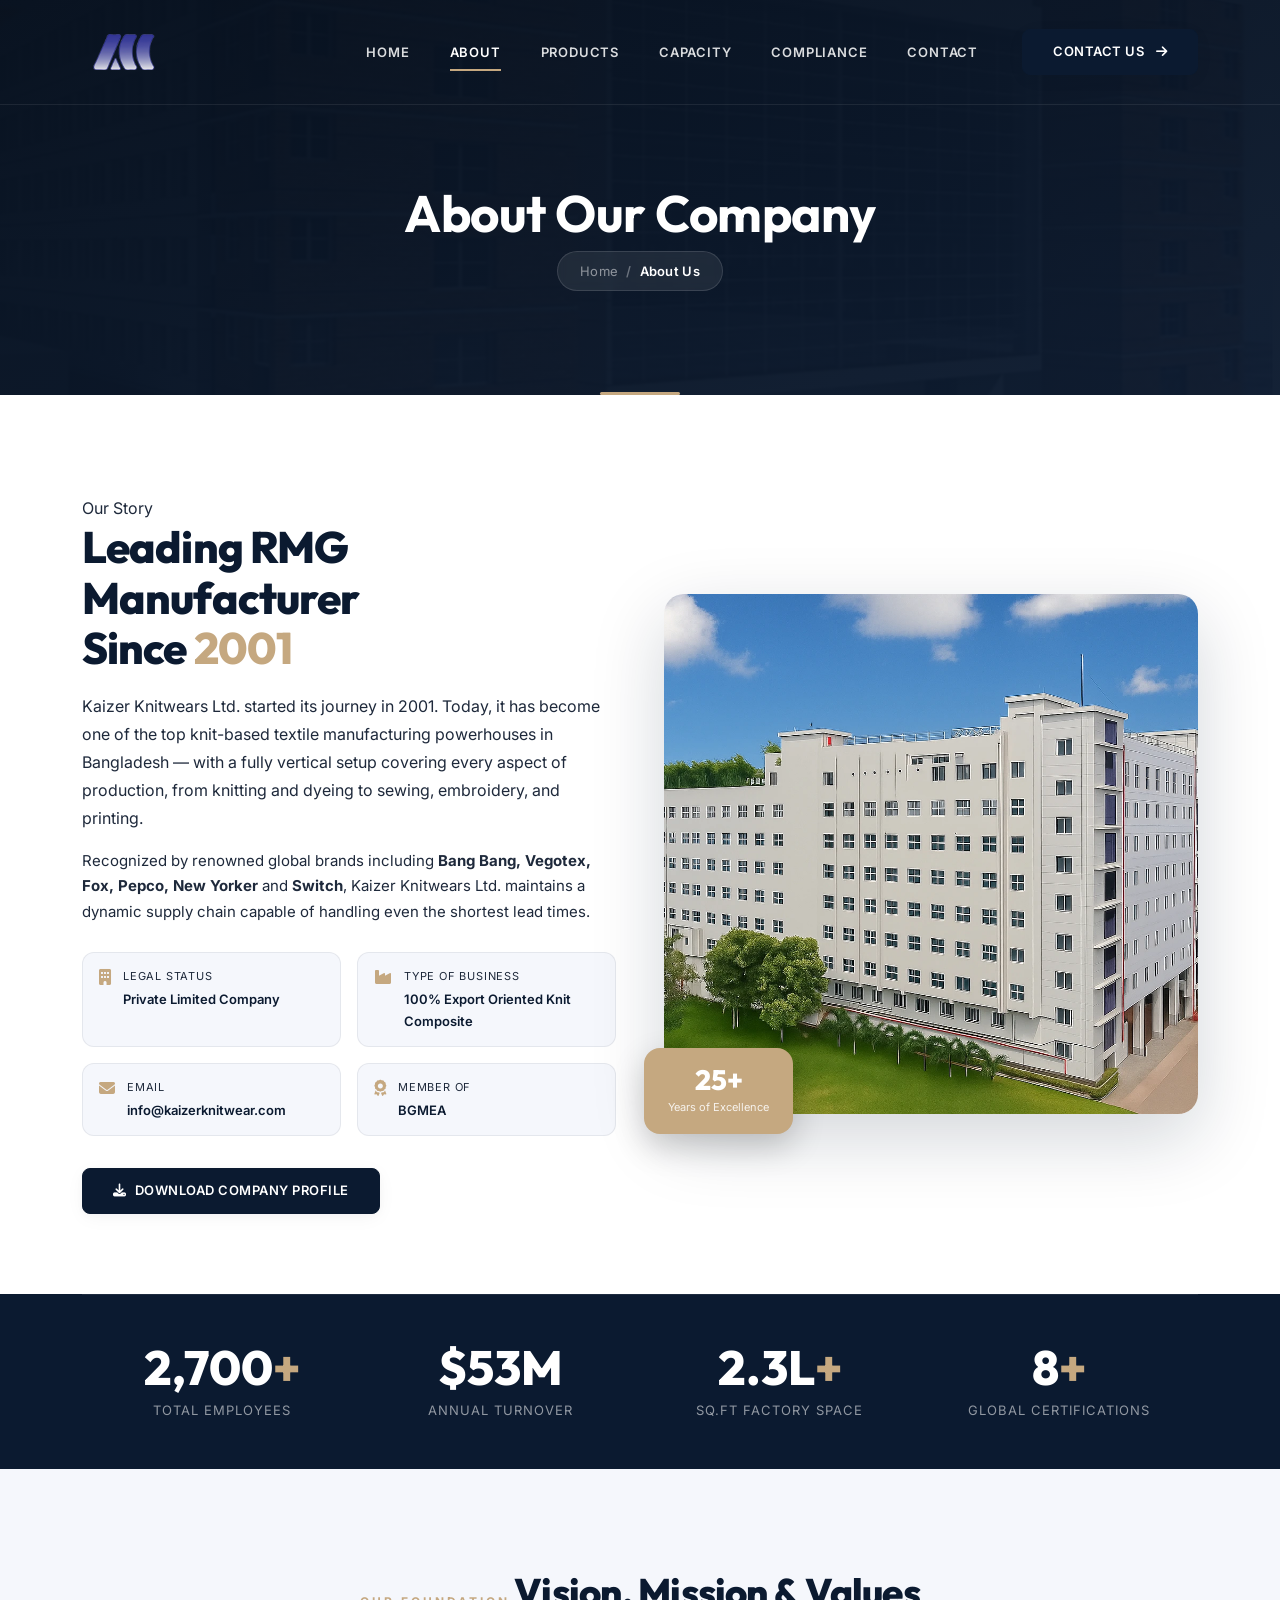
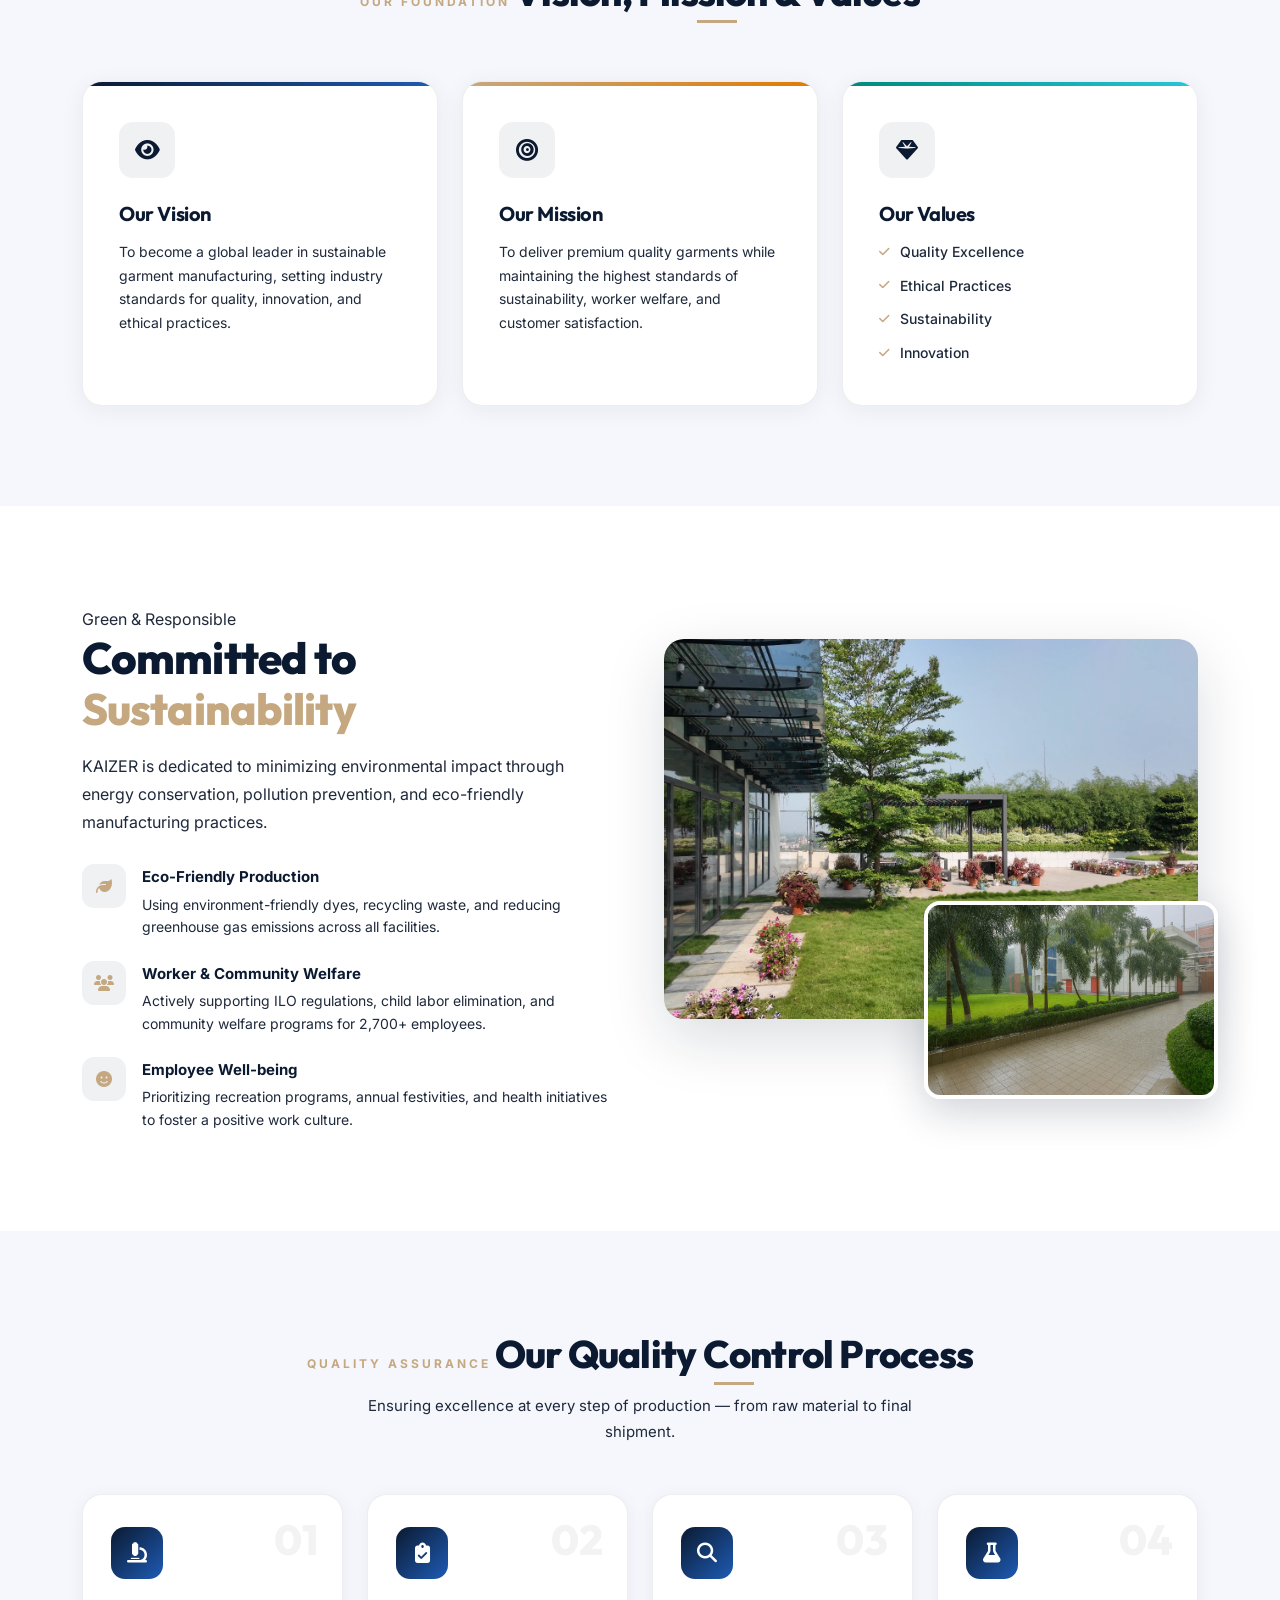
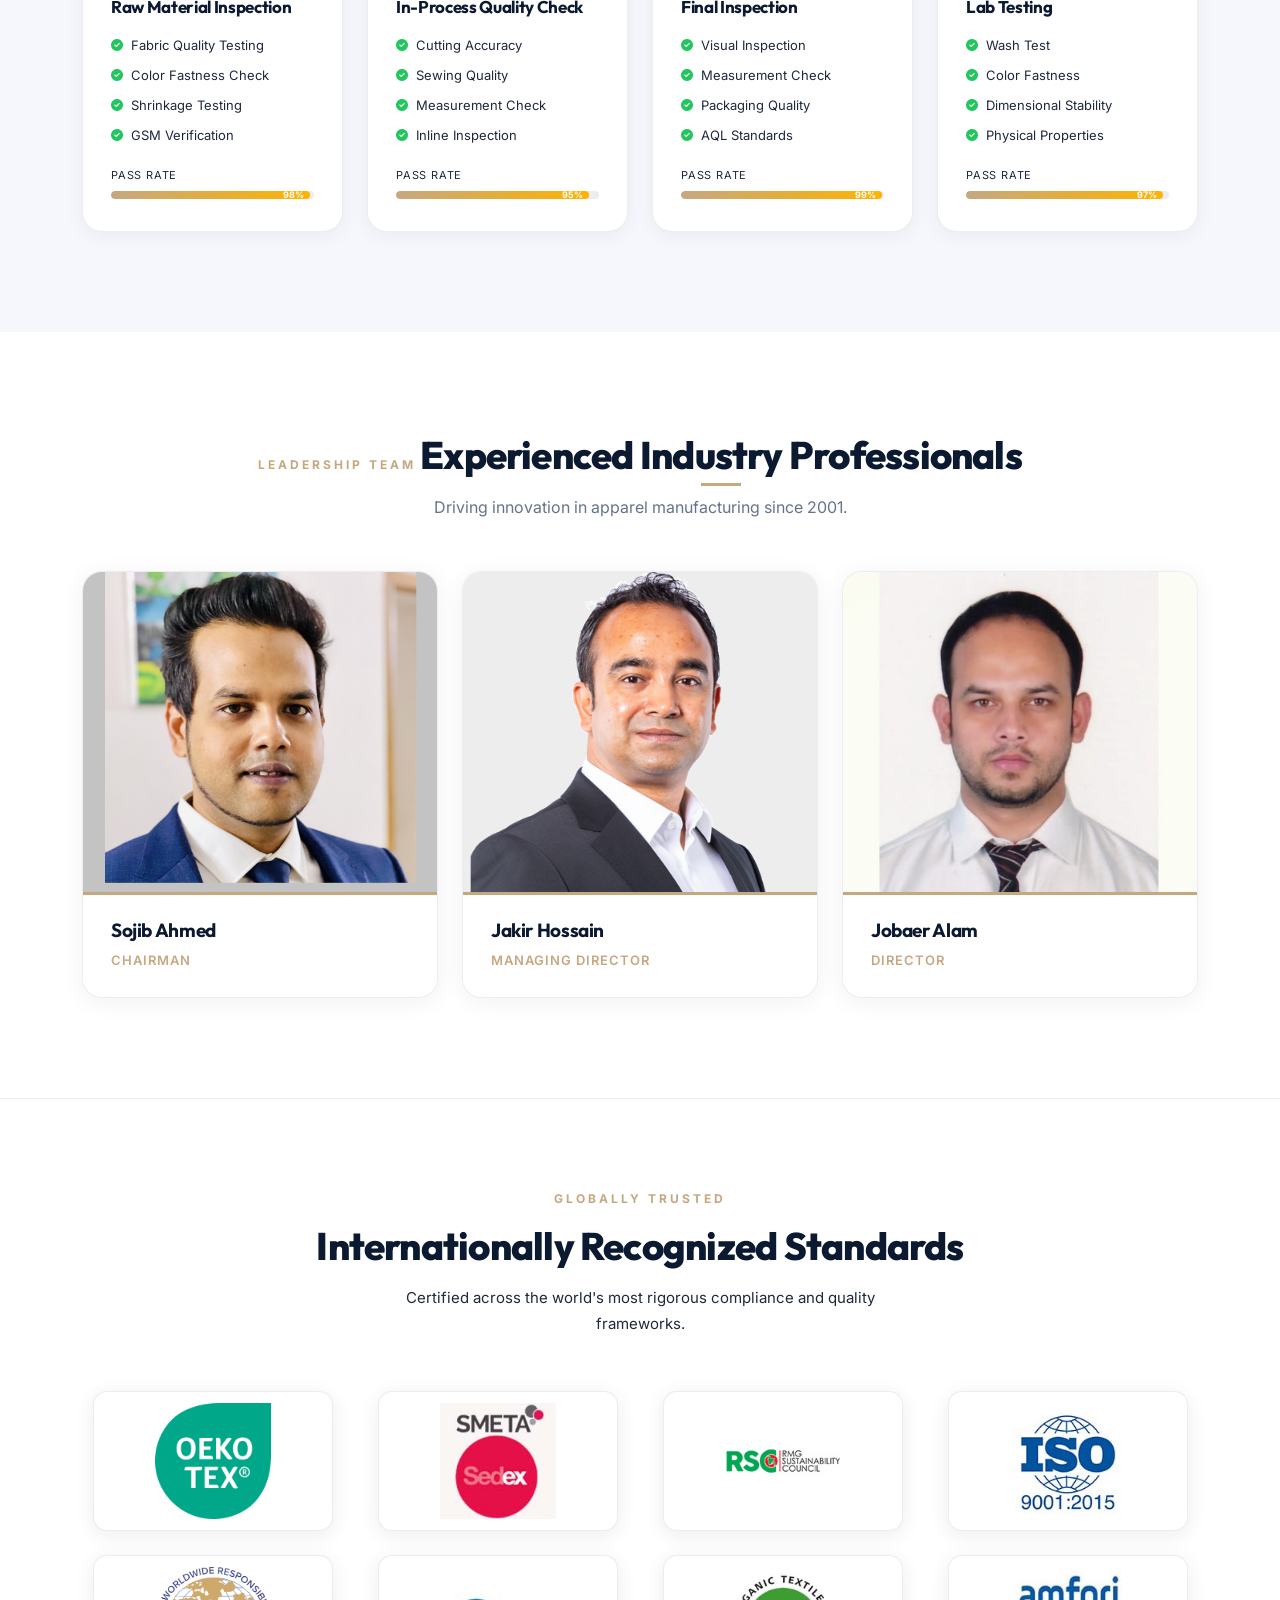
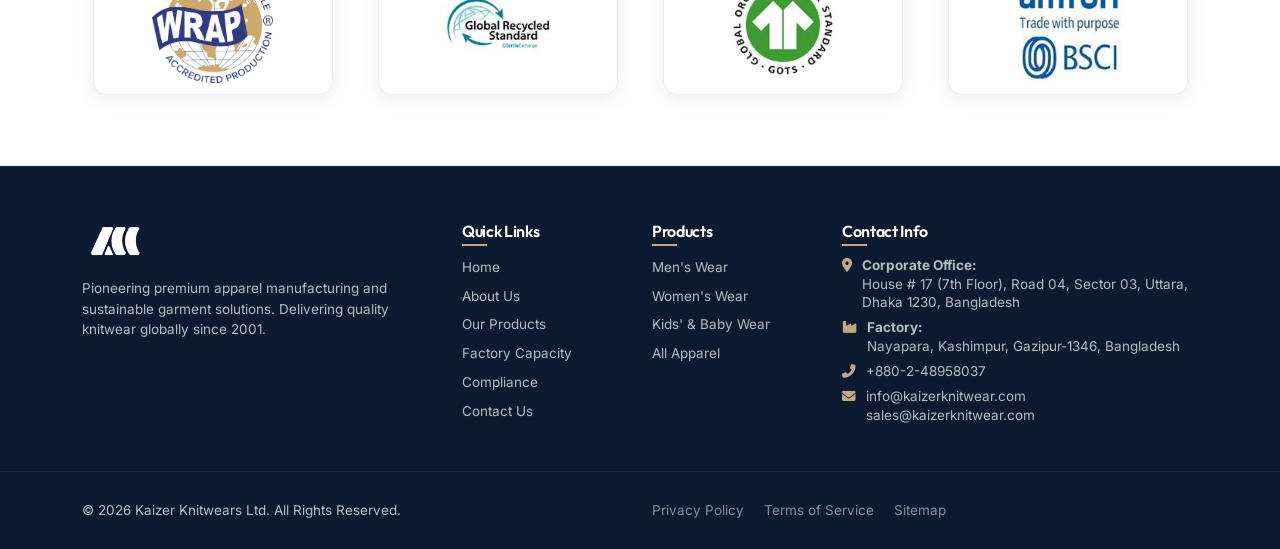
<file: about.html>
<!DOCTYPE html>
<html lang="en">
  <head>
    <meta charset="UTF-8" />
    <meta name="viewport" content="width=device-width, initial-scale=1.0" />
    <title>About Us | Kaizer Knitwears Ltd.</title>
    <meta name="description" content="Learn about Kaizer Knitwears Ltd. — Bangladesh's leading RMG manufacturer since 2001, with 2,700+ employees, US$53M turnover, and world-class compliance standards.">
    <!-- Bootstrap CSS -->
    <link href="https://cdn.jsdelivr.net/npm/bootstrap@5.3.0/dist/css/bootstrap.min.css" rel="stylesheet" />
    <!-- Font Awesome -->
    <link rel="stylesheet" href="https://cdnjs.cloudflare.com/ajax/libs/font-awesome/6.4.0/css/all.min.css" />
    <!-- Google Fonts -->
    <link href="https://fonts.googleapis.com/css2?family=Outfit:wght@300;400;500;600;700;800&family=Inter:wght@300;400;500;600&display=swap" rel="stylesheet" />
    <!-- Custom CSS -->
    <link rel="stylesheet" href="style.css" />
  </head>
  <body>

    <!-- Header -->
    <header class="header fixed-top">
      <div class="container">
        <nav class="navbar navbar-expand-lg">
          <a class="navbar-brand" href="index.html">
            <img src="images/Logo.png" alt="Kaizer Knitwears Ltd." class="img-fluid" />
          </a>
          <button class="navbar-toggler" type="button" data-bs-toggle="collapse" data-bs-target="#navbarNav">
            <span class="navbar-toggler-icon"></span>
          </button>
          <div class="collapse navbar-collapse" id="navbarNav">
            <ul class="navbar-nav ms-auto">
              <li class="nav-item"><a class="nav-link" href="index.html">Home</a></li>
              <li class="nav-item"><a class="nav-link active" href="about.html">About</a></li>
              <li class="nav-item"><a class="nav-link" href="products.html">Products</a></li>
              <li class="nav-item"><a class="nav-link" href="capacity.html">Capacity</a></li>
              <li class="nav-item"><a class="nav-link" href="Compliance.html">Compliance</a></li>
              <li class="nav-item"><a class="nav-link" href="contact.html">Contact</a></li>
            </ul>
            <div class="ms-lg-4 mt-3 mt-lg-0">
              <a href="contact.html" class="btn btn-primary btn-cta">Contact Us <i class="fas fa-arrow-right ms-2"></i></a>
            </div>
          </div>
        </nav>
      </div>
    </header>

    <!-- Page Banner -->
    <section class="page-banner">
      <div class="container">
        <div class="page-banner-content text-center py-4">
          <h1 class="text-white fw-bold mb-2">About Our Company</h1>
          <nav aria-label="breadcrumb">
            <ol class="breadcrumb justify-content-center mb-0">
              <li class="breadcrumb-item"><a href="index.html" class="text-white-50 text-decoration-none">Home</a></li>
              <li class="breadcrumb-item active text-white" aria-current="page">About Us</li>
            </ol>
          </nav>
        </div>
      </div>
    </section>

    <!-- ═══════════════════════════════════════════════════
         COMPANY OVERVIEW
    ═══════════════════════════════════════════════════ -->
    <section class="about-overview-section">
      <div class="container">
        <div class="row align-items-center g-5">
          <!-- Content -->
          <div class="col-lg-6">
            <span class="subtitle">Our Story</span>
            <h2 class="about-heading">Leading RMG Manufacturer<br>Since <span class="about-heading-accent">2001</span></h2>
            <p class="about-lead">
              Kaizer Knitwears Ltd. started its journey in 2001. Today, it has become one of the top knit-based textile manufacturing powerhouses in Bangladesh — with a fully vertical setup covering every aspect of production, from knitting and dyeing to sewing, embroidery, and printing.
            </p>
            <p class="about-body">
              Recognized by renowned global brands including <strong>Bang Bang, Vegotex, Fox, Pepco, New Yorker</strong> and <strong>Switch</strong>, Kaizer Knitwears Ltd. maintains a dynamic supply chain capable of handling even the shortest lead times.
            </p>

            <!-- Company Detail Chips -->
            <div class="about-detail-grid">
              <div class="about-detail-item">
                <i class="fas fa-building"></i>
                <div>
                  <span class="about-detail-label">Legal Status</span>
                  <span class="about-detail-value">Private Limited Company</span>
                </div>
              </div>
              <div class="about-detail-item">
                <i class="fas fa-industry"></i>
                <div>
                  <span class="about-detail-label">Type of Business</span>
                  <span class="about-detail-value">100% Export Oriented Knit Composite</span>
                </div>
              </div>
              <div class="about-detail-item">
                <i class="fas fa-envelope"></i>
                <div>
                  <span class="about-detail-label">Email</span>
                  <span class="about-detail-value">info@kaizerknitwear.com</span>
                </div>
              </div>
              <div class="about-detail-item">
                <i class="fas fa-award"></i>
                <div>
                  <span class="about-detail-label">Member of</span>
                  <span class="about-detail-value">BGMEA</span>
                </div>
              </div>
            </div>

            <a href="Kaizer Profile Updated.pdf" target="_blank" download class="btn btn-primary btn-cta mt-4">
              <i class="fas fa-download me-2"></i>Download Company Profile
            </a>
          </div>

          <!-- Image -->
          <div class="col-lg-6">
            <div class="about-image-wrap">
              <img src="images/Slaid-1.webp" alt="Kaizer Knitwears Factory" class="img-fluid" />
              <!-- Floating stat badge -->
              <div class="about-stat-badge">
                <span class="about-stat-num">25+</span>
                <span class="about-stat-lbl">Years of Excellence</span>
              </div>
            </div>
          </div>
        </div>
      </div>
    </section>

    <!-- ═══════════════════════════════════════════════════
         KEY STATS BAR
    ═══════════════════════════════════════════════════ -->
    <section class="about-stats-bar">
      <div class="container">
        <div class="row g-0 about-stats-grid">
          <div class="col-6 col-md-3">
            <div class="about-stat-block">
              <span class="astat-num">2,700<span class="astat-plus">+</span></span>
              <span class="astat-label">Total Employees</span>
            </div>
          </div>
          <div class="col-6 col-md-3">
            <div class="about-stat-block">
              <span class="astat-num">$53M</span>
              <span class="astat-label">Annual Turnover</span>
            </div>
          </div>
          <div class="col-6 col-md-3">
            <div class="about-stat-block">
              <span class="astat-num">2.3L<span class="astat-plus">+</span></span>
              <span class="astat-label">sq.ft Factory Space</span>
            </div>
          </div>
          <div class="col-6 col-md-3">
            <div class="about-stat-block">
              <span class="astat-num">8<span class="astat-plus">+</span></span>
              <span class="astat-label">Global Certifications</span>
            </div>
          </div>
        </div>
      </div>
    </section>

    <!-- ═══════════════════════════════════════════════════
         VISION / MISSION / VALUES
    ═══════════════════════════════════════════════════ -->
    <section class="vmv-section">
      <div class="container">
        <div class="section-header text-center">
          <span class="subtitle">Our Foundation</span>
          <h2>Vision, Mission &amp; Values</h2>
        </div>
        <div class="row g-4">
          <div class="col-lg-4">
            <div class="vmv-card vmv-vision">
              <div class="vmv-icon"><i class="fas fa-eye"></i></div>
              <h3>Our Vision</h3>
              <p>To become a global leader in sustainable garment manufacturing, setting industry standards for quality, innovation, and ethical practices.</p>
            </div>
          </div>
          <div class="col-lg-4">
            <div class="vmv-card vmv-mission">
              <div class="vmv-icon"><i class="fas fa-bullseye"></i></div>
              <h3>Our Mission</h3>
              <p>To deliver premium quality garments while maintaining the highest standards of sustainability, worker welfare, and customer satisfaction.</p>
            </div>
          </div>
          <div class="col-lg-4">
            <div class="vmv-card vmv-values">
              <div class="vmv-icon"><i class="fas fa-gem"></i></div>
              <h3>Our Values</h3>
              <ul class="vmv-values-list">
                <li><i class="fas fa-check"></i> Quality Excellence</li>
                <li><i class="fas fa-check"></i> Ethical Practices</li>
                <li><i class="fas fa-check"></i> Sustainability</li>
                <li><i class="fas fa-check"></i> Innovation</li>
              </ul>
            </div>
          </div>
        </div>
      </div>
    </section>

    <!-- ═══════════════════════════════════════════════════
         SUSTAINABILITY
    ═══════════════════════════════════════════════════ -->
    <section class="about-sustainability-section">
      <div class="container">
        <div class="row align-items-center g-5">
          <div class="col-lg-6">
            <span class="subtitle">Green &amp; Responsible</span>
            <h2 class="about-heading">Committed to<br><span class="about-heading-accent">Sustainability</span></h2>
            <p class="about-lead">KAIZER is dedicated to minimizing environmental impact through energy conservation, pollution prevention, and eco-friendly manufacturing practices.</p>

            <div class="sustain-points">
              <div class="sustain-point">
                <div class="sustain-icon"><i class="fas fa-leaf"></i></div>
                <div>
                  <strong>Eco-Friendly Production</strong>
                  <p>Using environment-friendly dyes, recycling waste, and reducing greenhouse gas emissions across all facilities.</p>
                </div>
              </div>
              <div class="sustain-point">
                <div class="sustain-icon"><i class="fas fa-users"></i></div>
                <div>
                  <strong>Worker &amp; Community Welfare</strong>
                  <p>Actively supporting ILO regulations, child labor elimination, and community welfare programs for 2,700+ employees.</p>
                </div>
              </div>
              <div class="sustain-point">
                <div class="sustain-icon"><i class="fas fa-smile"></i></div>
                <div>
                  <strong>Employee Well-being</strong>
                  <p>Prioritizing recreation programs, annual festivities, and health initiatives to foster a positive work culture.</p>
                </div>
              </div>
            </div>
          </div>
          <div class="col-lg-6">
            <div class="sustain-images">
              <div class="sustain-img-main">
                <img src="images/Sustainability-1.webp" alt="Sustainability Initiative 1" class="img-fluid" />
              </div>
              <div class="sustain-img-secondary">
                <img src="images/Sustainability-2.webp" alt="Sustainability Initiative 2" class="img-fluid" />
              </div>
            </div>
          </div>
        </div>
      </div>
    </section>

    <!-- ═══════════════════════════════════════════════════
         QUALITY CONTROL
    ═══════════════════════════════════════════════════ -->
    <section class="about-quality-section">
      <div class="container">
        <div class="section-header text-center">
          <span class="subtitle">Quality Assurance</span>
          <h2>Our Quality Control Process</h2>
          <p class="section-desc">Ensuring excellence at every step of production — from raw material to final shipment.</p>
        </div>
        <div class="row g-4">
          <div class="col-lg-3 col-md-6">
            <div class="qc-step-card">
              <div class="qc-step-num">01</div>
              <div class="qc-step-icon"><i class="fas fa-microscope"></i></div>
              <h4>Raw Material Inspection</h4>
              <ul class="qc-checklist">
                <li><i class="fas fa-check-circle"></i> Fabric Quality Testing</li>
                <li><i class="fas fa-check-circle"></i> Color Fastness Check</li>
                <li><i class="fas fa-check-circle"></i> Shrinkage Testing</li>
                <li><i class="fas fa-check-circle"></i> GSM Verification</li>
              </ul>
              <div class="qc-rate">
                <span>Pass Rate</span>
                <div class="qc-bar"><div class="qc-fill" style="width:98%">98%</div></div>
              </div>
            </div>
          </div>
          <div class="col-lg-3 col-md-6">
            <div class="qc-step-card">
              <div class="qc-step-num">02</div>
              <div class="qc-step-icon"><i class="fas fa-clipboard-check"></i></div>
              <h4>In-Process Quality Check</h4>
              <ul class="qc-checklist">
                <li><i class="fas fa-check-circle"></i> Cutting Accuracy</li>
                <li><i class="fas fa-check-circle"></i> Sewing Quality</li>
                <li><i class="fas fa-check-circle"></i> Measurement Check</li>
                <li><i class="fas fa-check-circle"></i> Inline Inspection</li>
              </ul>
              <div class="qc-rate">
                <span>Pass Rate</span>
                <div class="qc-bar"><div class="qc-fill" style="width:95%">95%</div></div>
              </div>
            </div>
          </div>
          <div class="col-lg-3 col-md-6">
            <div class="qc-step-card">
              <div class="qc-step-num">03</div>
              <div class="qc-step-icon"><i class="fas fa-search"></i></div>
              <h4>Final Inspection</h4>
              <ul class="qc-checklist">
                <li><i class="fas fa-check-circle"></i> Visual Inspection</li>
                <li><i class="fas fa-check-circle"></i> Measurement Check</li>
                <li><i class="fas fa-check-circle"></i> Packaging Quality</li>
                <li><i class="fas fa-check-circle"></i> AQL Standards</li>
              </ul>
              <div class="qc-rate">
                <span>Pass Rate</span>
                <div class="qc-bar"><div class="qc-fill" style="width:99%">99%</div></div>
              </div>
            </div>
          </div>
          <div class="col-lg-3 col-md-6">
            <div class="qc-step-card">
              <div class="qc-step-num">04</div>
              <div class="qc-step-icon"><i class="fas fa-flask"></i></div>
              <h4>Lab Testing</h4>
              <ul class="qc-checklist">
                <li><i class="fas fa-check-circle"></i> Wash Test</li>
                <li><i class="fas fa-check-circle"></i> Color Fastness</li>
                <li><i class="fas fa-check-circle"></i> Dimensional Stability</li>
                <li><i class="fas fa-check-circle"></i> Physical Properties</li>
              </ul>
              <div class="qc-rate">
                <span>Pass Rate</span>
                <div class="qc-bar"><div class="qc-fill" style="width:97%">97%</div></div>
              </div>
            </div>
          </div>
        </div>
      </div>
    </section>

    <!-- ═══════════════════════════════════════════════════
         LEADERSHIP TEAM
    ═══════════════════════════════════════════════════ -->
    <section class="about-leadership-section">
      <div class="container">
        <div class="section-header text-center">
          <span class="subtitle">Leadership Team</span>
          <h2>Experienced Industry Professionals</h2>
          <p class="section-desc">Driving innovation in apparel manufacturing since 2001.</p>
        </div>
        <div class="row g-4 justify-content-center">
          <div class="col-xl-4 col-lg-4 col-md-6">
            <div class="leader-card">
              <div class="leader-img">
                <img src="images/cm.jpeg" alt="Sojib Ahmed - Chairman" class="img-fluid" />
              </div>
              <div class="leader-info">
                <h4>Sojib Ahmed</h4>
                <span class="leader-role">Chairman</span>
              </div>
            </div>
          </div>
          <div class="col-xl-4 col-lg-4 col-md-6">
            <div class="leader-card">
              <div class="leader-img">
                <img src="images/550110312.png" alt="Jakir Hossain - Managing Director" class="img-fluid" />
              </div>
              <div class="leader-info">
                <h4>Jakir Hossain</h4>
                <span class="leader-role">Managing Director</span>
              </div>
            </div>
          </div>
          <div class="col-xl-4 col-lg-4 col-md-6">
            <div class="leader-card">
              <div class="leader-img">
                <img src="images/director.jpeg" alt="Jobaer Alam - Director" class="img-fluid" />
              </div>
              <div class="leader-info">
                <h4>Jobaer Alam</h4>
                <span class="leader-role">Director</span>
              </div>
            </div>
          </div>
        </div>
      </div>
    </section>

    <!-- ═══════════════════════════════════════════════════
         CERTIFICATIONS (shared component)
    ═══════════════════════════════════════════════════ -->
    <section class="cert-marquee-section">
      <div class="container">
        <div class="cert-marquee-header text-center">
          <span class="subtitle">Globally Trusted</span>
          <h2>Internationally Recognized Standards</h2>
          <p class="cert-marquee-desc">Certified across the world's most rigorous compliance and quality frameworks.</p>
        </div>
        <div class="cert-marquee-track-wrapper">
          <div class="cert-marquee-track">
            <div class="cert-pill"><img src="images/oeko-tex.png" alt="OEKO-TEX"></div>
            <div class="cert-pill"><img src="images/sedex.jpg" alt="SEDEX"></div>
            <div class="cert-pill"><img src="images/RSC.jpg" alt="RSC"></div>
            <div class="cert-pill"><img src="images/ISO.jpg" alt="ISO 9001:2015"></div>
            <div class="cert-pill"><img src="images/wrap.jpg" alt="WRAP"></div>
            <div class="cert-pill"><img src="images/GRS.jpg" alt="GRS"></div>
            <div class="cert-pill"><img src="images/gots.jpg" alt="GOTS"></div>
            <div class="cert-pill"><img src="images/amfori.jpg" alt="amfori BSCI"></div>
          </div>
        </div>
      </div>
    </section>

    <!-- Footer -->
    <footer class="footer">
      <div class="footer-top">
        <div class="container">
          <div class="row g-4">
            <div class="col-lg-4 col-md-6">
              <div class="footer-brand">
                <a href="index.html"><img src="images/Logo.png" alt="Kaizer Knitwears Ltd." class="img-fluid" /></a>
              </div>
              <p class="footer-desc">Pioneering premium apparel manufacturing and sustainable garment solutions. Delivering quality knitwear globally since 2001.</p>
            </div>
            <div class="col-lg-2 col-md-6">
              <h3 class="footer-title">Quick Links</h3>
              <ul class="footer-links">
                <li><a href="index.html">Home</a></li>
                <li><a href="about.html">About Us</a></li>
                <li><a href="products.html">Our Products</a></li>
                <li><a href="capacity.html">Factory Capacity</a></li>
                <li><a href="Compliance.html">Compliance</a></li>
                <li><a href="contact.html">Contact Us</a></li>
              </ul>
            </div>
            <div class="col-lg-2 col-md-6">
              <h3 class="footer-title">Products</h3>
              <ul class="footer-links">
                <li><a href="products.html">Men's Wear</a></li>
                <li><a href="products.html">Women's Wear</a></li>
                <li><a href="products.html">Kids' &amp; Baby Wear</a></li>
                <li><a href="products.html">All Apparel</a></li>
              </ul>
            </div>
            <div class="col-lg-4 col-md-6">
              <h3 class="footer-title">Contact Info</h3>
              <ul class="footer-contact-info">
                <li><i class="fas fa-map-marker-alt"></i><div><strong>Corporate Office:</strong><br>House # 17 (7th Floor), Road 04, Sector 03, Uttara, Dhaka 1230, Bangladesh</div></li>
                <li><i class="fas fa-industry"></i><div><strong>Factory:</strong><br>Nayapara, Kashimpur, Gazipur-1346, Bangladesh</div></li>
                <li><i class="fas fa-phone-alt"></i><div>+880-2-48958037</div></li>
                <li><i class="fas fa-envelope"></i><div>info@kaizerknitwear.com<br>sales@kaizerknitwear.com</div></li>
              </ul>
            </div>
          </div>
        </div>
      </div>
      <div class="footer-divider"></div>
      <div class="footer-bottom">
        <div class="container">
          <div class="row align-items-center">
            <div class="col-md-6 text-center text-md-start"><p>&copy; 2026 Kaizer Knitwears Ltd. All Rights Reserved.</p></div>
            <div class="col-md-6 text-center text-md-end mt-3 mt-md-0">
              <div class="footer-legal-links">
                <a href="#">Privacy Policy</a>
                <a href="#">Terms of Service</a>
                <a href="#">Sitemap</a>
              </div>
            </div>
          </div>
        </div>
      </div>
    </footer>

    <a href="#" class="back-to-top"><i class="fas fa-arrow-up"></i></a>

    <script src="https://code.jquery.com/jquery-3.6.0.min.js"></script>
    <script src="https://cdn.jsdelivr.net/npm/bootstrap@5.3.0/dist/js/bootstrap.bundle.min.js"></script>
    <script src="main.js"></script>
  </body>
</html>
</file>
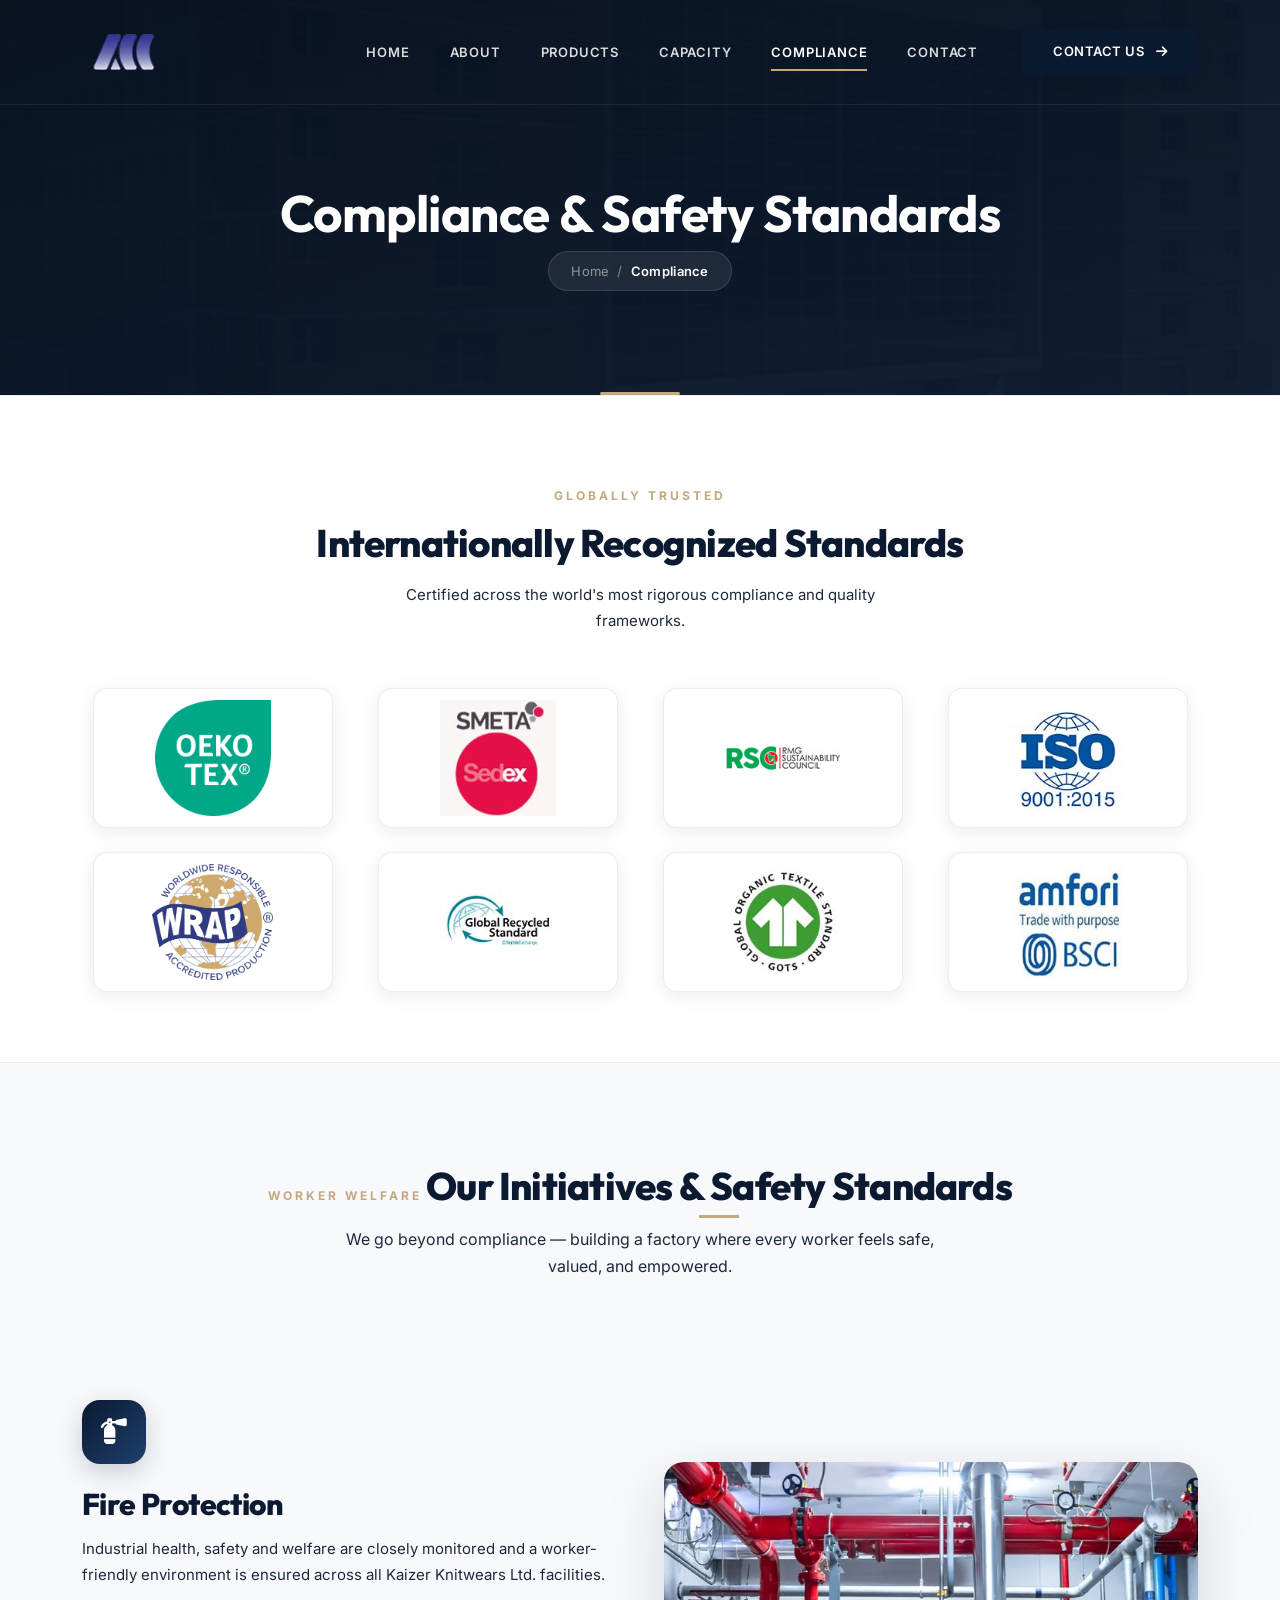
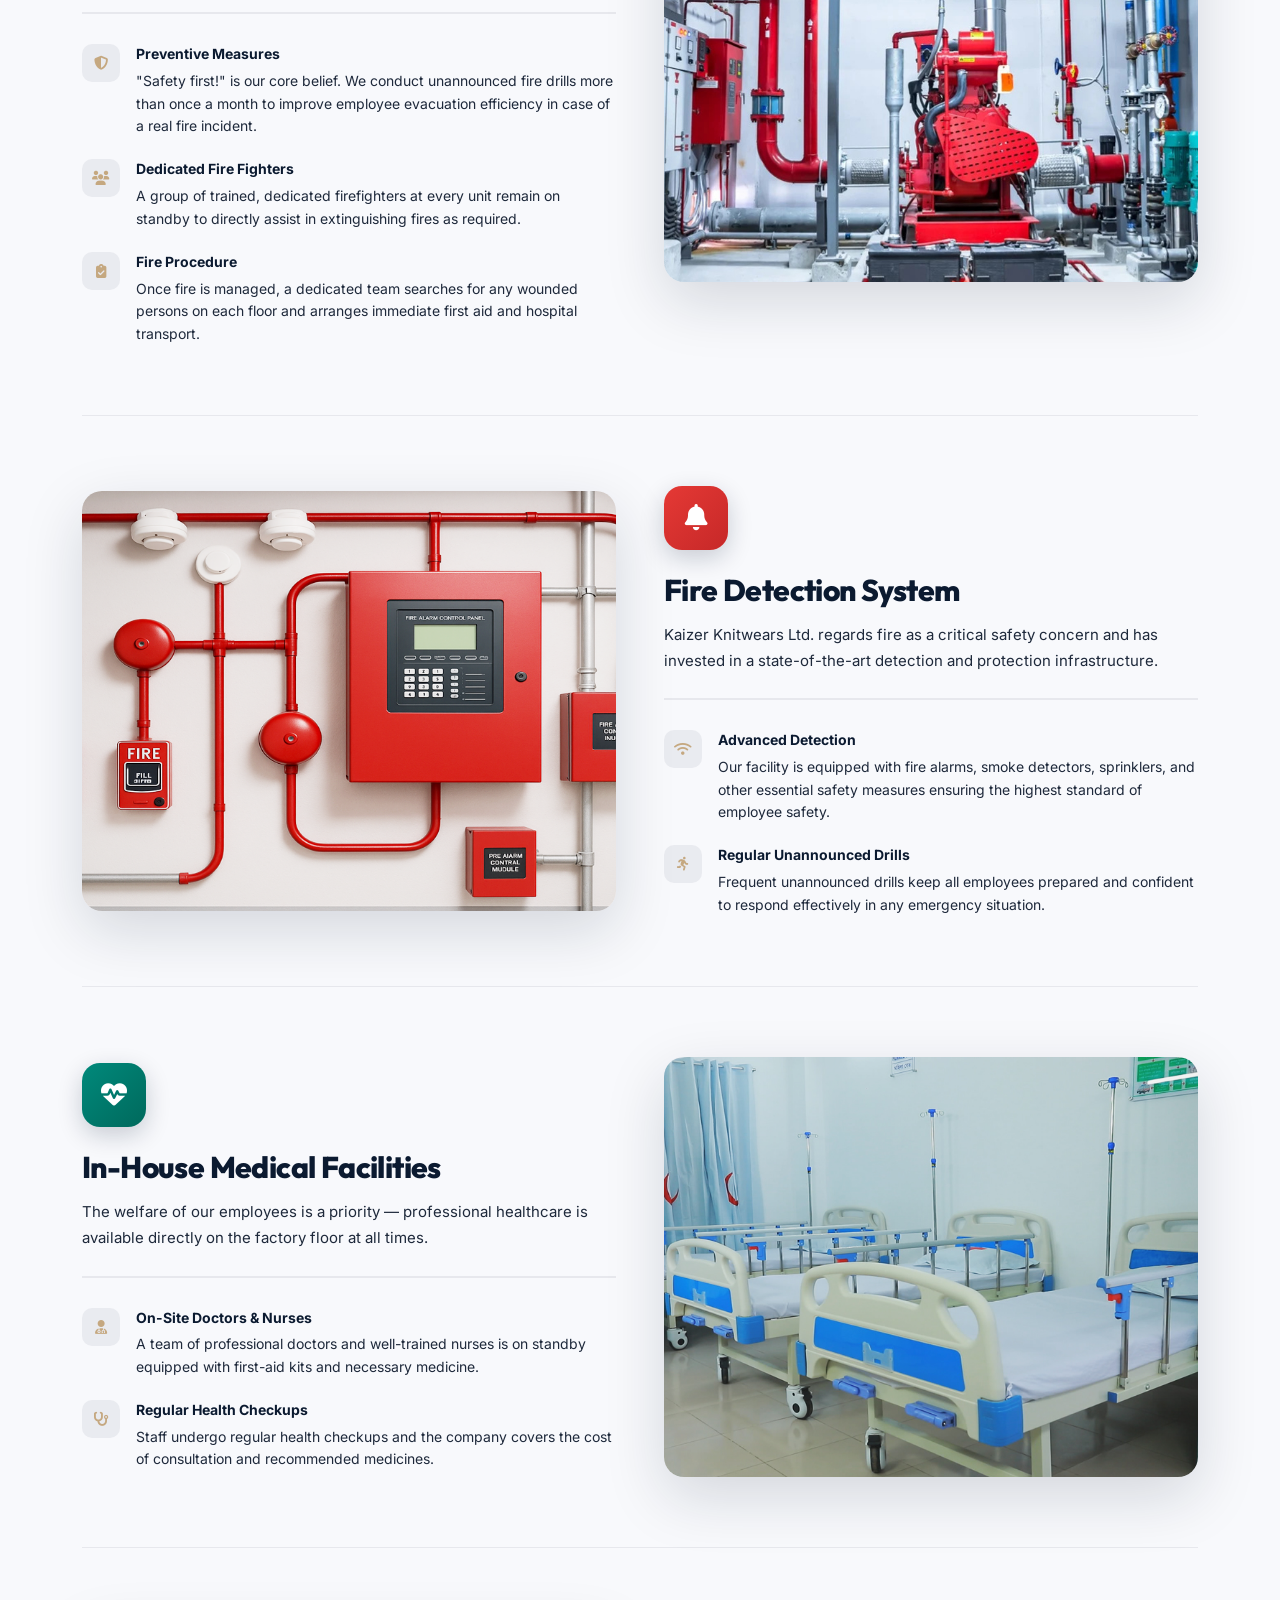
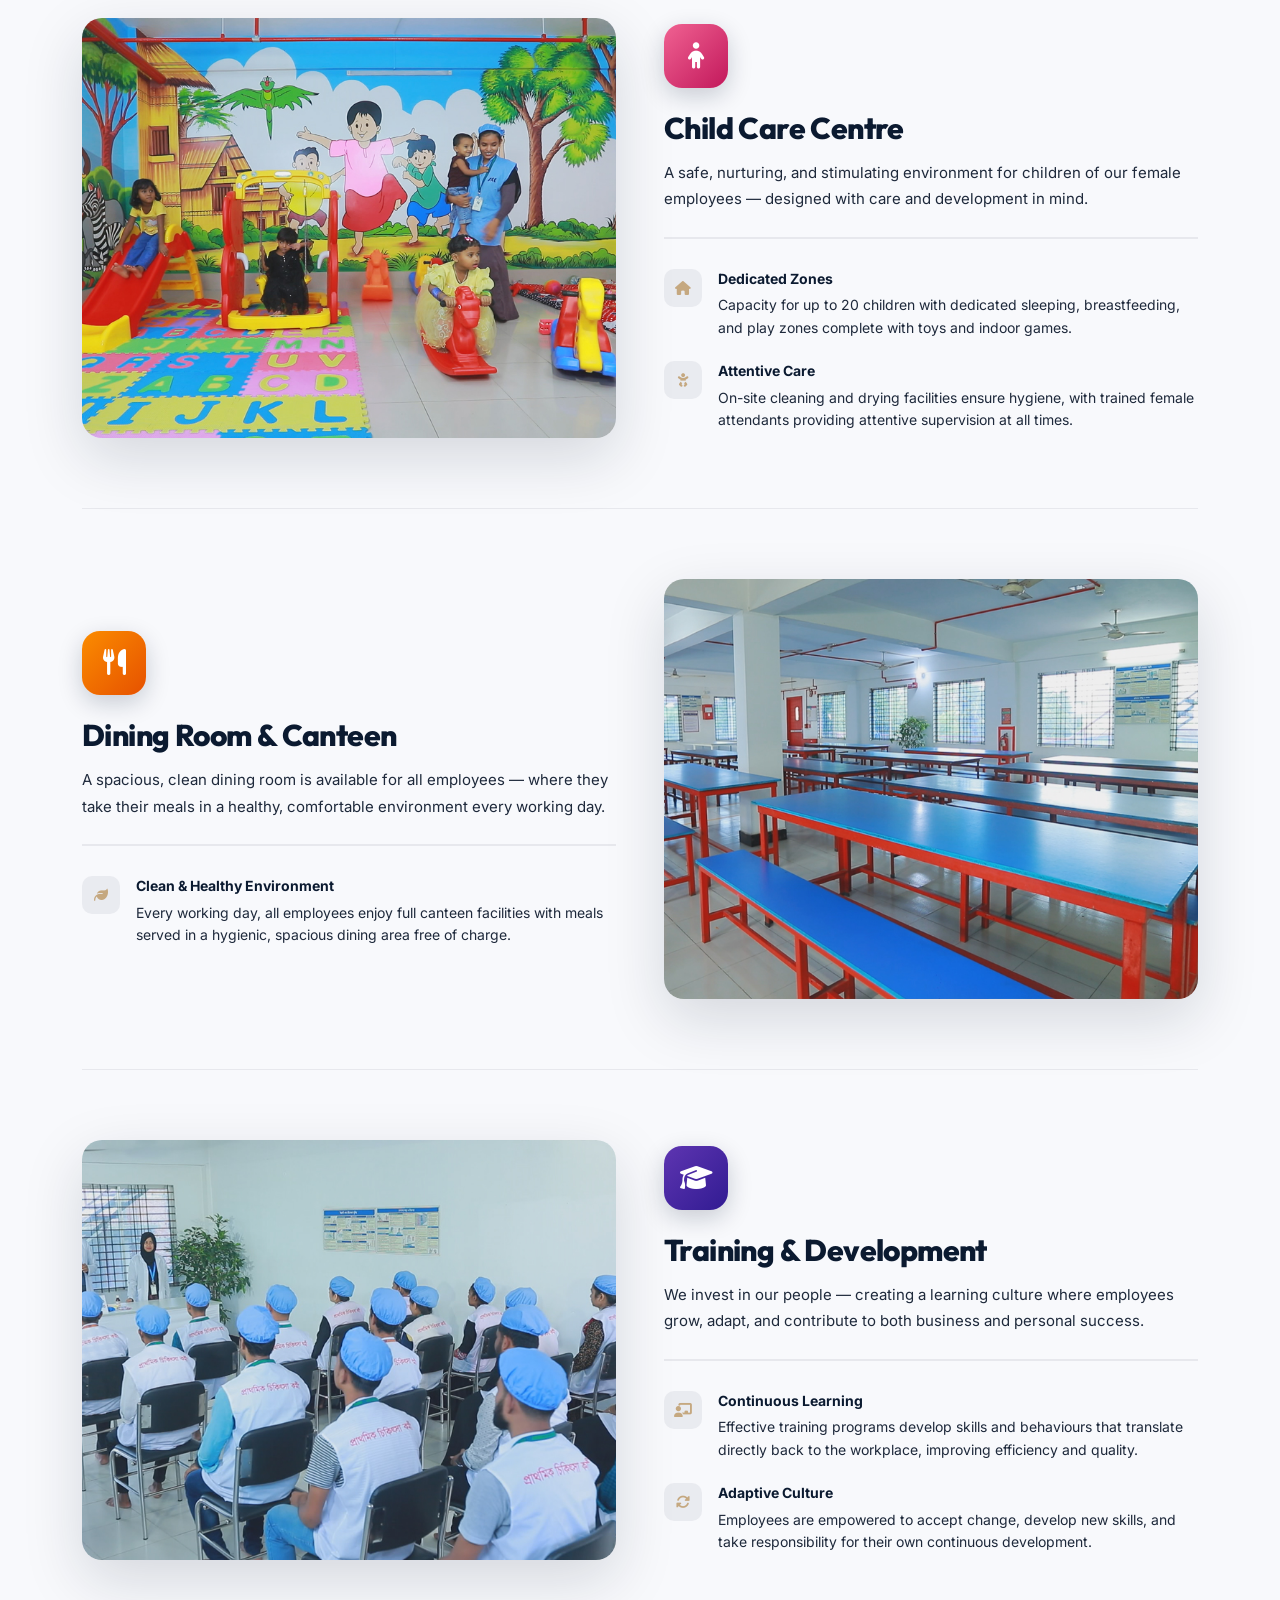
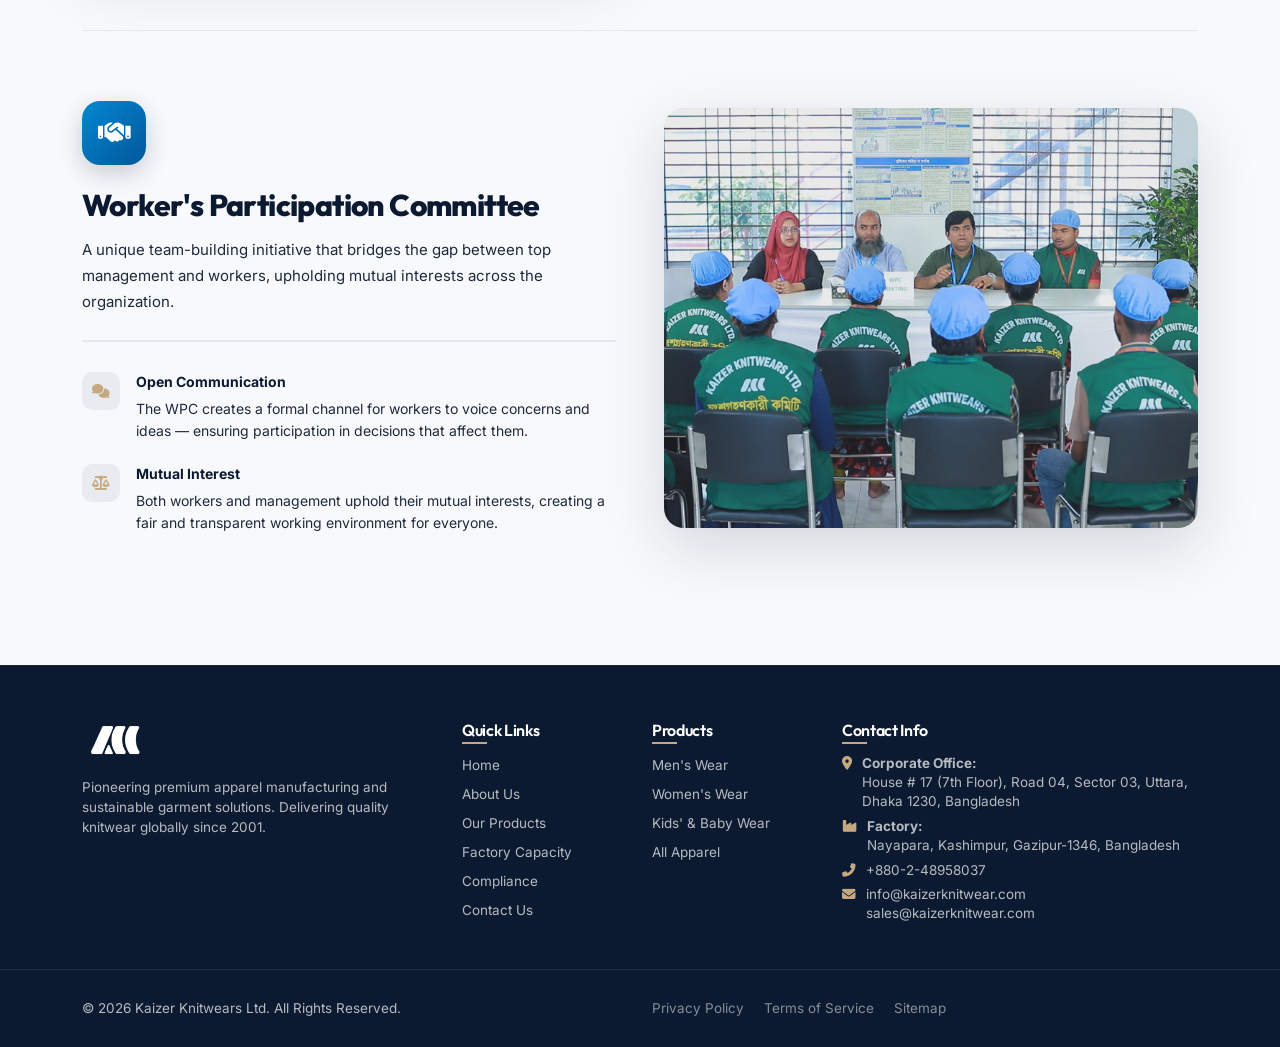
<file: Compliance.html>
<!DOCTYPE html>
<html lang="en">
  <head>
    <meta charset="UTF-8" />
    <meta name="viewport" content="width=device-width, initial-scale=1.0" />
    <title>Compliance &amp; Certifications | Kaizer Knitwears Ltd.</title>
    <meta name="description" content="Kaizer Knitwears Ltd. maintains world-class compliance standards including fire safety, medical care, worker welfare, and internationally recognized certifications.">
    <!-- Bootstrap CSS -->
    <link href="https://cdn.jsdelivr.net/npm/bootstrap@5.3.0/dist/css/bootstrap.min.css" rel="stylesheet" />
    <!-- Font Awesome -->
    <link rel="stylesheet" href="https://cdnjs.cloudflare.com/ajax/libs/font-awesome/6.4.0/css/all.min.css" />
    <!-- Google Fonts -->
    <link href="https://fonts.googleapis.com/css2?family=Outfit:wght@300;400;500;600;700;800&family=Inter:wght@300;400;500;600&display=swap" rel="stylesheet" />
    <!-- Custom CSS -->
    <link rel="stylesheet" href="style.css" />
  </head>
  <body>
    <!-- Header -->
    <header class="header fixed-top">
      <div class="container">
        <nav class="navbar navbar-expand-lg">
          <a class="navbar-brand" href="index.html">
            <img src="images/Logo.png" alt="Kaizer Knitwears Ltd." class="img-fluid" />
          </a>
          <button class="navbar-toggler" type="button" data-bs-toggle="collapse" data-bs-target="#navbarNav">
            <span class="navbar-toggler-icon"></span>
          </button>
          <div class="collapse navbar-collapse" id="navbarNav">
            <ul class="navbar-nav ms-auto">
              <li class="nav-item"><a class="nav-link" href="index.html">Home</a></li>
              <li class="nav-item"><a class="nav-link" href="about.html">About</a></li>
              <li class="nav-item"><a class="nav-link" href="products.html">Products</a></li>
              <li class="nav-item"><a class="nav-link" href="capacity.html">Capacity</a></li>
              <li class="nav-item"><a class="nav-link active" href="Compliance.html">Compliance</a></li>
              <li class="nav-item"><a class="nav-link" href="contact.html">Contact</a></li>
            </ul>
            <div class="ms-lg-4 mt-3 mt-lg-0">
              <a href="contact.html" class="btn btn-primary btn-cta">Contact Us <i class="fas fa-arrow-right ms-2"></i></a>
            </div>
          </div>
        </nav>
      </div>
    </header>

    <!-- Page Banner -->
    <section class="page-banner">
      <div class="container">
        <div class="page-banner-content text-center py-4">
          <h1 class="text-white fw-bold mb-2">Compliance &amp; Safety Standards</h1>
          <nav aria-label="breadcrumb">
            <ol class="breadcrumb justify-content-center mb-0">
              <li class="breadcrumb-item"><a href="index.html" class="text-white-50 text-decoration-none">Home</a></li>
              <li class="breadcrumb-item active text-white" aria-current="page">Compliance</li>
            </ol>
          </nav>
        </div>
      </div>
    </section>

    <!-- Certifications -->
    <section class="cert-marquee-section">
      <div class="container">
        <div class="cert-marquee-header text-center">
          <span class="subtitle">Globally Trusted</span>
          <h2>Internationally Recognized Standards</h2>
          <p class="cert-marquee-desc">Certified across the world's most rigorous compliance and quality frameworks.</p>
        </div>
        <div class="cert-marquee-track-wrapper">
          <div class="cert-marquee-track">
            <div class="cert-pill"><img src="images/oeko-tex.png" alt="OEKO-TEX"></div>
            <div class="cert-pill"><img src="images/sedex.jpg" alt="SEDEX"></div>
            <div class="cert-pill"><img src="images/RSC.jpg" alt="RSC"></div>
            <div class="cert-pill"><img src="images/ISO.jpg" alt="ISO 9001:2015"></div>
            <div class="cert-pill"><img src="images/wrap.jpg" alt="WRAP"></div>
            <div class="cert-pill"><img src="images/GRS.jpg" alt="GRS"></div>
            <div class="cert-pill"><img src="images/gots.jpg" alt="GOTS"></div>
            <div class="cert-pill"><img src="images/amfori.jpg" alt="amfori BSCI"></div>
          </div>
        </div>
      </div>
    </section>

    <!-- Welfare & Safety Initiatives -->
    <section class="compliance-initiatives-section">
      <div class="container">

        <div class="section-header text-center">
          <span class="subtitle">Worker Welfare</span>
          <h2>Our Initiatives &amp; Safety Standards</h2>
          <p class="section-desc">We go beyond compliance — building a factory where every worker feels safe, valued, and empowered.</p>
        </div>

        <!-- Fire Protection -->
        <div class="ci-block">
          <div class="row align-items-center g-5">
            <div class="col-lg-6">
              <div class="ci-content">
                <div class="ci-icon-badge">
                  <i class="fas fa-fire-extinguisher"></i>
                </div>
                <h3 class="ci-title">Fire Protection</h3>
                <p class="ci-lead">Industrial health, safety and welfare are closely monitored and a worker-friendly environment is ensured across all Kaizer Knitwears Ltd. facilities.</p>
                <div class="ci-points">
                  <div class="ci-point">
                    <span class="ci-point-icon"><i class="fas fa-shield-alt"></i></span>
                    <div>
                      <strong>Preventive Measures</strong>
                      <p>"Safety first!" is our core belief. We conduct unannounced fire drills more than once a month to improve employee evacuation efficiency in case of a real fire incident.</p>
                    </div>
                  </div>
                  <div class="ci-point">
                    <span class="ci-point-icon"><i class="fas fa-users"></i></span>
                    <div>
                      <strong>Dedicated Fire Fighters</strong>
                      <p>A group of trained, dedicated firefighters at every unit remain on standby to directly assist in extinguishing fires as required.</p>
                    </div>
                  </div>
                  <div class="ci-point">
                    <span class="ci-point-icon"><i class="fas fa-clipboard-check"></i></span>
                    <div>
                      <strong>Fire Procedure</strong>
                      <p>Once fire is managed, a dedicated team searches for any wounded persons on each floor and arranges immediate first aid and hospital transport.</p>
                    </div>
                  </div>
                </div>
              </div>
            </div>
            <div class="col-lg-6">
              <div class="ci-image">
                <img src="images/Fire.jpg" alt="Fire Protection" class="img-fluid" />
              </div>
            </div>
          </div>
        </div>

        <!-- Fire Detection -->
        <div class="ci-block ci-block-reverse">
          <div class="row align-items-center g-5 flex-row-reverse">
            <div class="col-lg-6">
              <div class="ci-content">
                <div class="ci-icon-badge" style="background: linear-gradient(135deg, #e53935, #c62828);">
                  <i class="fas fa-bell"></i>
                </div>
                <h3 class="ci-title">Fire Detection System</h3>
                <p class="ci-lead">Kaizer Knitwears Ltd. regards fire as a critical safety concern and has invested in a state-of-the-art detection and protection infrastructure.</p>
                <div class="ci-points">
                  <div class="ci-point">
                    <span class="ci-point-icon"><i class="fas fa-wifi"></i></span>
                    <div>
                      <strong>Advanced Detection</strong>
                      <p>Our facility is equipped with fire alarms, smoke detectors, sprinklers, and other essential safety measures ensuring the highest standard of employee safety.</p>
                    </div>
                  </div>
                  <div class="ci-point">
                    <span class="ci-point-icon"><i class="fas fa-running"></i></span>
                    <div>
                      <strong>Regular Unannounced Drills</strong>
                      <p>Frequent unannounced drills keep all employees prepared and confident to respond effectively in any emergency situation.</p>
                    </div>
                  </div>
                </div>
              </div>
            </div>
            <div class="col-lg-6">
              <div class="ci-image">
                <img src="images/Fire-2.png" alt="Fire Detection System" class="img-fluid" />
              </div>
            </div>
          </div>
        </div>

        <!-- Medical -->
        <div class="ci-block">
          <div class="row align-items-center g-5">
            <div class="col-lg-6">
              <div class="ci-content">
                <div class="ci-icon-badge" style="background: linear-gradient(135deg, #00897b, #00695c);">
                  <i class="fas fa-heartbeat"></i>
                </div>
                <h3 class="ci-title">In-House Medical Facilities</h3>
                <p class="ci-lead">The welfare of our employees is a priority — professional healthcare is available directly on the factory floor at all times.</p>
                <div class="ci-points">
                  <div class="ci-point">
                    <span class="ci-point-icon"><i class="fas fa-user-md"></i></span>
                    <div>
                      <strong>On-Site Doctors &amp; Nurses</strong>
                      <p>A team of professional doctors and well-trained nurses is on standby equipped with first-aid kits and necessary medicine.</p>
                    </div>
                  </div>
                  <div class="ci-point">
                    <span class="ci-point-icon"><i class="fas fa-stethoscope"></i></span>
                    <div>
                      <strong>Regular Health Checkups</strong>
                      <p>Staff undergo regular health checkups and the company covers the cost of consultation and recommended medicines.</p>
                    </div>
                  </div>
                </div>
              </div>
            </div>
            <div class="col-lg-6">
              <div class="ci-image">
                <img src="images/Medical.jpg" alt="In-House Medical Facilities" class="img-fluid" />
              </div>
            </div>
          </div>
        </div>

        <!-- Child Care -->
        <div class="ci-block ci-block-reverse">
          <div class="row align-items-center g-5 flex-row-reverse">
            <div class="col-lg-6">
              <div class="ci-content">
                <div class="ci-icon-badge" style="background: linear-gradient(135deg, #f06292, #c2185b);">
                  <i class="fas fa-child"></i>
                </div>
                <h3 class="ci-title">Child Care Centre</h3>
                <p class="ci-lead">A safe, nurturing, and stimulating environment for children of our female employees — designed with care and development in mind.</p>
                <div class="ci-points">
                  <div class="ci-point">
                    <span class="ci-point-icon"><i class="fas fa-home"></i></span>
                    <div>
                      <strong>Dedicated Zones</strong>
                      <p>Capacity for up to 20 children with dedicated sleeping, breastfeeding, and play zones complete with toys and indoor games.</p>
                    </div>
                  </div>
                  <div class="ci-point">
                    <span class="ci-point-icon"><i class="fas fa-baby"></i></span>
                    <div>
                      <strong>Attentive Care</strong>
                      <p>On-site cleaning and drying facilities ensure hygiene, with trained female attendants providing attentive supervision at all times.</p>
                    </div>
                  </div>
                </div>
              </div>
            </div>
            <div class="col-lg-6">
              <div class="ci-image">
                <img src="images/Child.jpg" alt="Child Care Centre" class="img-fluid" />
              </div>
            </div>
          </div>
        </div>

        <!-- Dining -->
        <div class="ci-block">
          <div class="row align-items-center g-5">
            <div class="col-lg-6">
              <div class="ci-content">
                <div class="ci-icon-badge" style="background: linear-gradient(135deg, #fb8c00, #e65100);">
                  <i class="fas fa-utensils"></i>
                </div>
                <h3 class="ci-title">Dining Room &amp; Canteen</h3>
                <p class="ci-lead">A spacious, clean dining room is available for all employees — where they take their meals in a healthy, comfortable environment every working day.</p>
                <div class="ci-points">
                  <div class="ci-point">
                    <span class="ci-point-icon"><i class="fas fa-leaf"></i></span>
                    <div>
                      <strong>Clean &amp; Healthy Environment</strong>
                      <p>Every working day, all employees enjoy full canteen facilities with meals served in a hygienic, spacious dining area free of charge.</p>
                    </div>
                  </div>
                </div>
              </div>
            </div>
            <div class="col-lg-6">
              <div class="ci-image">
                <img src="images/Dining.jpg" alt="Dining Room and Canteen" class="img-fluid" />
              </div>
            </div>
          </div>
        </div>

        <!-- Training -->
        <div class="ci-block ci-block-reverse">
          <div class="row align-items-center g-5 flex-row-reverse">
            <div class="col-lg-6">
              <div class="ci-content">
                <div class="ci-icon-badge" style="background: linear-gradient(135deg, #5e35b1, #311b92);">
                  <i class="fas fa-graduation-cap"></i>
                </div>
                <h3 class="ci-title">Training &amp; Development</h3>
                <p class="ci-lead">We invest in our people — creating a learning culture where employees grow, adapt, and contribute to both business and personal success.</p>
                <div class="ci-points">
                  <div class="ci-point">
                    <span class="ci-point-icon"><i class="fas fa-chalkboard-teacher"></i></span>
                    <div>
                      <strong>Continuous Learning</strong>
                      <p>Effective training programs develop skills and behaviours that translate directly back to the workplace, improving efficiency and quality.</p>
                    </div>
                  </div>
                  <div class="ci-point">
                    <span class="ci-point-icon"><i class="fas fa-sync-alt"></i></span>
                    <div>
                      <strong>Adaptive Culture</strong>
                      <p>Employees are empowered to accept change, develop new skills, and take responsibility for their own continuous development.</p>
                    </div>
                  </div>
                </div>
              </div>
            </div>
            <div class="col-lg-6">
              <div class="ci-image">
                <img src="images/Train.jpg" alt="Training and Development" class="img-fluid" />
              </div>
            </div>
          </div>
        </div>

        <!-- WPC -->
        <div class="ci-block">
          <div class="row align-items-center g-5">
            <div class="col-lg-6">
              <div class="ci-content">
                <div class="ci-icon-badge" style="background: linear-gradient(135deg, #0288d1, #01579b);">
                  <i class="fas fa-handshake"></i>
                </div>
                <h3 class="ci-title">Worker's Participation Committee</h3>
                <p class="ci-lead">A unique team-building initiative that bridges the gap between top management and workers, upholding mutual interests across the organization.</p>
                <div class="ci-points">
                  <div class="ci-point">
                    <span class="ci-point-icon"><i class="fas fa-comments"></i></span>
                    <div>
                      <strong>Open Communication</strong>
                      <p>The WPC creates a formal channel for workers to voice concerns and ideas — ensuring participation in decisions that affect them.</p>
                    </div>
                  </div>
                  <div class="ci-point">
                    <span class="ci-point-icon"><i class="fas fa-balance-scale"></i></span>
                    <div>
                      <strong>Mutual Interest</strong>
                      <p>Both workers and management uphold their mutual interests, creating a fair and transparent working environment for everyone.</p>
                    </div>
                  </div>
                </div>
              </div>
            </div>
            <div class="col-lg-6">
              <div class="ci-image">
                <img src="images/wpc.jpg" alt="Workers Participation Committee" class="img-fluid" />
              </div>
            </div>
          </div>
        </div>

      </div>
    </section>

    <!-- Footer -->
    <footer class="footer">
      <div class="footer-top">
        <div class="container">
          <div class="row g-4">
            <div class="col-lg-4 col-md-6">
              <div class="footer-brand">
                <a href="index.html"><img src="images/Logo.png" alt="Kaizer Knitwears Ltd." class="img-fluid" /></a>
              </div>
              <p class="footer-desc">Pioneering premium apparel manufacturing and sustainable garment solutions. Delivering quality knitwear globally since 2001.</p>
            </div>
            <div class="col-lg-2 col-md-6">
              <h3 class="footer-title">Quick Links</h3>
              <ul class="footer-links">
                <li><a href="index.html">Home</a></li>
                <li><a href="about.html">About Us</a></li>
                <li><a href="products.html">Our Products</a></li>
                <li><a href="capacity.html">Factory Capacity</a></li>
                <li><a href="Compliance.html">Compliance</a></li>
                <li><a href="contact.html">Contact Us</a></li>
              </ul>
            </div>
            <div class="col-lg-2 col-md-6">
              <h3 class="footer-title">Products</h3>
              <ul class="footer-links">
                <li><a href="products.html">Men's Wear</a></li>
                <li><a href="products.html">Women's Wear</a></li>
                <li><a href="products.html">Kids' &amp; Baby Wear</a></li>
                <li><a href="products.html">All Apparel</a></li>
              </ul>
            </div>
            <div class="col-lg-4 col-md-6">
              <h3 class="footer-title">Contact Info</h3>
              <ul class="footer-contact-info">
                <li><i class="fas fa-map-marker-alt"></i><div><strong>Corporate Office:</strong><br />House # 17 (7th Floor), Road 04, Sector 03, Uttara, Dhaka 1230, Bangladesh</div></li>
                <li><i class="fas fa-industry"></i><div><strong>Factory:</strong><br />Nayapara, Kashimpur, Gazipur-1346, Bangladesh</div></li>
                <li><i class="fas fa-phone-alt"></i><div>+880-2-48958037</div></li>
                <li><i class="fas fa-envelope"></i><div>info@kaizerknitwear.com<br />sales@kaizerknitwear.com</div></li>
              </ul>
            </div>
          </div>
        </div>
      </div>
      <div class="footer-divider"></div>
      <div class="footer-bottom">
        <div class="container">
          <div class="row align-items-center">
            <div class="col-md-6 text-center text-md-start"><p>&copy; 2026 Kaizer Knitwears Ltd. All Rights Reserved.</p></div>
            <div class="col-md-6 text-center text-md-end mt-3 mt-md-0">
              <div class="footer-legal-links">
                <a href="#">Privacy Policy</a>
                <a href="#">Terms of Service</a>
                <a href="#">Sitemap</a>
              </div>
            </div>
          </div>
        </div>
      </div>
    </footer>

    <a href="#" class="back-to-top"><i class="fas fa-arrow-up"></i></a>

    <script src="https://code.jquery.com/jquery-3.6.0.min.js"></script>
    <script src="https://cdn.jsdelivr.net/npm/bootstrap@5.3.0/dist/js/bootstrap.bundle.min.js"></script>
    <script src="main.js"></script>
  </body>
</html>
</file>
<file: style.css>
/* Google Fonts */
@import url('https://fonts.googleapis.com/css2?family=Inter:wght@300;400;500;600;700&family=Outfit:wght@300;400;500;600;700;800&display=swap');

/* Global Variables */
:root {
    --primary-color: #0b1a30;
    /* Premium Midnight Navy */
    --secondary-color: #c5a880;
    /* Warm Muted Gold/Sand Accent */
    --accent-color: #1e40af;
    /* Classic Deep Royal Blue */
    --dark-color: #1e293b;
    /* Slate Grey for body text */
    --light-color: #f8fafc;
    /* Soft Clean Slate Light BG */
    --gray-color: #64748b;
    /* Cool Grey for captions */
    --white-color: #ffffff;
    --black-color: #0f172a;
    /* Pure Charcoal Dark */
    --glass-bg: rgba(255, 255, 255, 0.75);
    --glass-border: rgba(255, 255, 255, 0.3);
    --transition: all 0.4s cubic-bezier(0.16, 1, 0.3, 1);
    /* Premium smooth transition */
    --box-shadow: 0 4px 20px -2px rgba(11, 26, 48, 0.05), 0 2px 8px -1px rgba(11, 26, 48, 0.03);
    --box-shadow-hover: 0 20px 40px -5px rgba(11, 26, 48, 0.08), 0 8px 16px -2px rgba(11, 26, 48, 0.04);
}

/* Global Styles */
* {
    margin: 0;
    padding: 0;
    box-sizing: border-box;
}

body {
    font-family: 'Inter', sans-serif;
    color: var(--dark-color);
    line-height: 1.7;
    overflow-x: hidden;
    background-color: var(--white-color);
}

h1,
h2,
h3,
h4,
h5,
h6 {
    font-family: 'Outfit', sans-serif;
    font-weight: 700;
    color: var(--primary-color);
    letter-spacing: -0.02em;
}

a {
    text-decoration: none;
    transition: var(--transition);
}

a:hover {
    color: var(--primary-color);
}

img {
    max-width: 100%;
    height: auto;
}

ul {
    list-style: none;
    padding: 0;
    margin: 0;
}

.btn {
    font-weight: 600;
    padding: 12px 30px;
    border-radius: 8px;
    transition: var(--transition);
    text-transform: uppercase;
    font-size: 13px;
    letter-spacing: 0.5px;
}

.btn-primary {
    background: var(--primary-color);
    border: 1px solid var(--primary-color);
    color: var(--white-color);
    box-shadow: var(--box-shadow);
}

.btn-primary:hover,
.btn-primary:focus {
    transform: translateY(-2px);
    box-shadow: var(--box-shadow-hover);
    background: var(--accent-color);
    border-color: var(--accent-color);
    color: var(--white-color);
}

.btn-outline-primary {
    border: 2px solid var(--primary-color);
    color: var(--primary-color);
    background: transparent;
}

.btn-outline-primary:hover,
.btn-outline-primary:focus {
    background-color: var(--primary-color);
    color: var(--white-color);
    transform: translateY(-2px);
    box-shadow: var(--box-shadow-hover);
}

.btn-outline-light {
    border: 2px solid var(--white-color);
    color: var(--white-color);
    background: transparent;
}

.btn-outline-light:hover,
.btn-outline-light:focus {
    background-color: var(--white-color);
    color: var(--primary-color);
    transform: translateY(-2px);
    box-shadow: 0 10px 20px rgba(255, 255, 255, 0.1);
}

.btn-cta {
    padding: 12px 30px;
    font-weight: 600;
}

.btn-lg {
    padding: 15px 40px;
    font-size: 16px;
}

.section-header {
    margin-bottom: 50px;
}

.section-header .subtitle {
    display: inline-block;
    color: var(--secondary-color);
    font-weight: 700;
    margin-bottom: 0.75rem;
    text-transform: uppercase;
    letter-spacing: 3px;
    font-size: 12px;
}

.section-header h2 {
    font-size: 2.5rem;
    font-weight: 800;
    color: var(--primary-color);
    margin-bottom: 1rem;
    position: relative;
    display: inline-block;
    line-height: 1.2;
}

.section-header h2::after {
    content: '';
    position: absolute;
    width: 40px;
    height: 3px;
    background-color: var(--secondary-color);
    bottom: -8px;
    left: 0;
}

.section-header.text-center h2::after {
    left: 50%;
    transform: translateX(-50%);
}

.section-header p {
    color: var(--gray-color);
    max-width: 700px;
    margin: 0 auto;
    font-size: 16px;
}

/* Preloader */
.preloader {
    position: fixed;
    top: 0;
    left: 0;
    width: 100%;
    height: 100%;
    background-color: var(--white-color);
    z-index: 9999;
    display: flex;
    justify-content: center;
    align-items: center;
    flex-direction: column;
}

.preloader .loader {
    margin-bottom: 20px;
}

.preloader p {
    font-weight: 500;
    color: var(--primary-color);
    text-transform: uppercase;
    letter-spacing: 1px;
}

/* Header & Navigation */
.header {
    padding: 20px 0;
    position: fixed;
    top: 0;
    left: 0;
    width: 100%;
    z-index: 999;
    transition: var(--transition);
    background-color: transparent;
    border-bottom: 1px solid rgba(255, 255, 255, 0.08);
}

.header.header-shrink {
    padding: 10px 0;
    background-color: rgba(255, 255, 255, 0.85);
    backdrop-filter: blur(12px);
    -webkit-backdrop-filter: blur(12px);
    box-shadow: 0 4px 30px rgba(0, 0, 0, 0.03);
    border-bottom: 1px solid rgba(15, 23, 42, 0.08);
}

.header .navbar-brand {
    padding: 0;
}

.header .navbar-brand img {
    height: 48px;
    width: auto;
    transition: var(--transition);
}

.header.header-shrink .navbar-brand img {
    height: 38px;
}

.header .navbar-toggler {
    border: none;
    padding: 0;
    font-size: 24px;
    color: var(--white-color);
    transition: var(--transition);
}

.header.header-shrink .navbar-toggler {
    color: var(--primary-color);
}

.header .navbar-nav .nav-link {
    color: rgba(255, 255, 255, 0.85);
    font-weight: 600;
    padding: 8px 16px !important;
    margin: 0 4px;
    text-transform: uppercase;
    font-size: 13px;
    letter-spacing: 0.8px;
    position: relative;
    transition: var(--transition);
}

.header .navbar-nav .nav-link:hover {
    color: var(--white-color);
}

.header.header-shrink .navbar-nav .nav-link {
    color: var(--dark-color);
}

.header.header-shrink .navbar-nav .nav-link:hover {
    color: var(--accent-color);
}

.header .navbar-nav .nav-link::after {
    content: '';
    position: absolute;
    bottom: 0;
    left: 16px;
    width: 0;
    height: 2px;
    background-color: var(--secondary-color);
    transition: var(--transition);
}

.header .navbar-nav .nav-link:hover::after,
.header .navbar-nav .nav-link.active::after {
    width: calc(100% - 32px);
}

.header .navbar-nav .nav-link.active {
    color: var(--white-color);
}

.header.header-shrink .navbar-nav .nav-link.active {
    color: var(--accent-color);
}

.header.header-shrink .navbar-nav .nav-link.active::after {
    background-color: var(--accent-color);
}

.header .dropdown-menu {
    border: none;
    border-radius: 0;
    box-shadow: 0 5px 20px rgba(0, 0, 0, 0.1);
    margin-top: 30px;
}

.header .dropdown-item {
    padding: 8px 20px;
    font-weight: 500;
    transition: var(--transition);
}

.header .dropdown-item:hover {
    background-color: var(--primary-color);
    color: var(--white-color);
}

/* Hero Banner */
.hero-banner {
    position: relative;
    height: 100vh;
    width: 100%;
    overflow: hidden;
    background-color: var(--light-color);
}

.hero-banner .carousel,
.hero-banner .carousel-inner,
.hero-banner .carousel-item {
    height: 100vh;
    width: 100%;
}

.hero-banner .carousel-background {
    position: absolute;
    top: 0;
    left: 0;
    width: 100%;
    height: 100%;
    background-size: cover;
    background-position: center;
    z-index: 1;
}

.hero-banner .carousel-background::before {
    content: '';
    position: absolute;
    top: 0;
    left: 0;
    width: 100%;
    height: 100%;
    background: linear-gradient(to bottom, rgba(0, 0, 0, 0.3), rgba(0, 0, 0, 0.6));
    z-index: 2;
}

.hero-banner .carousel-container {
    position: relative;
    height: 100%;
    z-index: 3;
    display: flex;
    align-items: center;
    justify-content: center;
}

.hero-banner .carousel-content {
    text-align: center;
    max-width: 800px;
    margin: 0 auto;
    padding: 0 15px;
    color: var(--white-color);
}

.hero-banner .carousel-content h1 {
    font-size: clamp(2rem, 5vw, 4rem);
    font-weight: 700;
    margin-bottom: 20px;
    text-transform: uppercase;
    color: var(--white-color);
    line-height: 1.2;
}

.hero-banner .carousel-content p {
    font-size: clamp(1rem, 2vw, 1.2rem);
    margin-bottom: 30px;
    opacity: 0.9;
}

/* Slider Improvements */
.hero-banner .carousel-control-prev,
.hero-banner .carousel-control-next {
    width: 50px;
    height: 50px;
    background: rgba(255, 255, 255, 0.121);
    border-radius: 50%;
    top: 50%;
    transform: translateY(-70%);
    opacity: 0;
    transition: var(--transition);
}

.hero-banner:hover .carousel-control-prev,
.hero-banner:hover .carousel-control-next {
    opacity: 1;
}

.hero-banner .carousel-control-prev {
    left: 20px;
}

.hero-banner .carousel-control-next {
    right: 20px;
}

.hero-banner .carousel-control-prev-icon,
.hero-banner .carousel-control-next-icon {
    width: 24px;
    height: 24px;
}

/* Scroll Icon */
.scroll-icon {
    margin-top: 20px;
    color: var(--white-color);
    animation: scrollBounce 2.5s ease-in-out infinite;
}

@keyframes scrollBounce {
    0% {
        transform: translateY(0);
        opacity: 1;
    }

    50% {
        transform: translateY(-15px);
        opacity: 0.6;
    }

    100% {
        transform: translateY(0);
        opacity: 1;
    }
}

/* Hero Banner responsive fixes */
@media (max-width: 767.98px) {
    .hero-banner {
        height: 100vh !important;
        min-height: unset;
        padding: 0;
    }

    .hero-banner .carousel-item {
        height: 100vh !important;
        min-height: unset;
    }

    .hero-banner .carousel-background {
        background-position: center center;
    }

    .hero-banner .carousel-content {
        padding: 0 20px;
    }

    .hero-banner .carousel-content h1 {
        font-size: 2rem;
    }

    .hero-banner .carousel-content p {
        font-size: 1rem;
    }

    .hero-banner .btn {
        padding: 8px 20px;
        font-size: 14px;
    }

    .hero-banner .carousel-control-prev,
    .hero-banner .carousel-control-next {
        width: 40px;
        height: 40px;
        opacity: 1;
        background: rgba(255, 255, 255, 0.3);
    }

    .hero-banner .carousel-control-prev {
        left: 10px;
    }

    .hero-banner .carousel-control-next {
        right: 10px;
    }
}

/* Stats Bar */
.stats-bar {
    position: relative;
    margin-top: -80px;
    z-index: 99;
}

.stats-bar .stat-item {
    background: linear-gradient(135deg, rgba(255, 255, 255, 0.9), rgba(255, 255, 255, 0.4));
    backdrop-filter: blur(10px);
    -webkit-backdrop-filter: blur(10px);
    border: 1px solid rgba(255, 255, 255, 0.18);
    border-radius: 20px;
    padding: 2rem;
    text-align: center;
    box-shadow: var(--box-shadow);
    transition: var(--transition);
}

.stats-bar .stat-item:hover {
    transform: translateY(-10px);
}

.stats-bar .stat-item h3 {
    background: linear-gradient(45deg, var(--primary-color), var(--accent-color));
    -webkit-background-clip: text;
    -webkit-text-fill-color: transparent;
    font-size: 3rem;
    font-weight: 700;
    margin-bottom: 5px;
}

.stats-bar .stat-item p {
    font-weight: 500;
    margin-bottom: 0;
    text-transform: uppercase;
    font-size: 14px;
    letter-spacing: 1px;
}

/* About Section */
.about-section {
    padding: 100px 0;
    position: relative;
}

.about-section .about-img {
    position: relative;
    border-radius: 10px;
    overflow: hidden;
    box-shadow: 0 20px 40px rgba(0, 0, 0, 0.1);
}

.about-section .about-img img {
    width: 100%;
    transition: var(--transition);
}

.about-section .about-img:hover img {
    transform: scale(1.05);
}

.about-section .experience-badge {
    position: absolute;
    bottom: 30px;
    right: 30px;
    background-color: var(--primary-color);
    color: var(--white-color);
    width: 100px;
    height: 100px;
    border-radius: 50%;
    display: flex;
    flex-direction: column;
    justify-content: center;
    align-items: center;
    text-align: center;
    box-shadow: 0 10px 30px rgba(44, 90, 160, 0.3);
}

.about-section .experience-badge span {
    font-size: 30px;
    font-weight: 700;
    line-height: 1;
}

.about-section .experience-badge p {
    font-size: 14px;
    margin-bottom: 0;
    line-height: 1.2;
}

.about-section .about-features {
    margin-top: 30px;
}

.about-section .feature-item {
    display: flex;
    margin-bottom: 20px;
}

.about-section .feature-icon {
    width: 50px;
    height: 50px;
    background-color: rgba(44, 90, 160, 0.1);
    color: var(--primary-color);
    border-radius: 50%;
    display: flex;
    justify-content: center;
    align-items: center;
    font-size: 20px;
    margin-right: 15px;
    flex-shrink: 0;
}

.about-section .feature-content h4 {
    font-size: 18px;
    margin-bottom: 5px;
}

.about-section .feature-content p {
    color: var(--gray-color);
    margin-bottom: 0;
    font-size: 14px;
}

/* About Page Styles */
.overview-content .subtitle {
    color: var(--primary-color);
    font-weight: 600;
    text-transform: uppercase;
    letter-spacing: 2px;
    margin-bottom: 1rem;
    display: block;
}

.overview-content h2 {
    font-size: 2.5rem;
    margin-bottom: 1.5rem;
}

.highlight-item {
    text-align: center;
    padding: 1.5rem;
    background: #fff;
    border-radius: 10px;
    box-shadow: 0 5px 15px rgba(0, 0, 0, 0.05);
    transition: var(--transition);
}

.highlight-item:hover {
    transform: translateY(-5px);
}

.highlight-item i {
    font-size: 2rem;
    color: var(--primary-color);
    margin-bottom: 1rem;
}

.vision-card {
    background: var(--white-color);
    padding: 2.5rem 2rem;
    border-radius: 12px;
    height: 100%;
    box-shadow: var(--box-shadow);
    border: 1px solid rgba(15, 23, 42, 0.05);
    transition: var(--transition);
}

.vision-card:hover {
    transform: translateY(-8px);
    box-shadow: var(--box-shadow-hover);
    border-color: rgba(197, 168, 128, 0.3);
}

.card-icon {
    width: 70px;
    height: 70px;
    background: rgba(30, 77, 146, 0.1);
    border-radius: 50%;
    display: flex;
    align-items: center;
    justify-content: center;
    font-size: 1.8rem;
    color: var(--primary-color);
    margin-bottom: 1.5rem;
}

.values-list {
    list-style: none;
    padding: 0;
}

.values-list li {
    padding: 0.5rem 0;
    border-bottom: 1px dashed #eee;
}

.values-list li:last-child {
    border: none;
}

/* Timeline Styles */
.timeline {
    position: relative;
    padding: 2rem 0;
}

.timeline::before {
    content: '';
    position: absolute;
    left: 50%;
    top: 0;
    bottom: 0;
    width: 2px;
    background: var(--primary-color);
    transform: translateX(-50%);
}

.timeline-item {
    position: relative;
    margin-bottom: 3rem;
    width: 50%;
    padding-right: 2.5rem;
}

.timeline-item:nth-child(even) {
    margin-left: auto;
    padding-right: 0;
    padding-left: 2.5rem;
}

.timeline-dot {
    position: absolute;
    right: -10px;
    top: 20px;
    width: 20px;
    height: 20px;
    border-radius: 50%;
    background: var(--primary-color);
    border: 4px solid #fff;
    box-shadow: 0 0 0 3px rgba(30, 77, 146, 0.2);
}

.timeline-item:nth-child(even) .timeline-dot {
    right: auto;
    left: -10px;
}

.timeline-date {
    position: absolute;
    right: -100px;
    top: 15px;
    font-weight: 600;
    color: var(--primary-color);
}

.timeline-item:nth-child(even) .timeline-date {
    right: auto;
    left: -100px;
}

.timeline-content {
    background: #fff;
    padding: 1.5rem;
    border-radius: 10px;
    box-shadow: 0 5px 15px rgba(0, 0, 0, 0.05);
    transition: transform 0.3s ease;
}

.timeline-content:hover {
    transform: translateY(-5px);
}

.timeline-content h4 {
    color: var(--primary-color);
    margin-bottom: 0.5rem;
}

.achievement-tag {
    display: inline-block;
    padding: 0.25rem 0.75rem;
    background: rgba(30, 77, 146, 0.1);
    color: var(--primary-color);
    border-radius: 20px;
    font-size: 0.85rem;
    margin-top: 1rem;
}

@media (max-width: 768px) {
    .timeline::before {
        left: 30px;
    }

    .timeline-item {
        width: 100%;
        padding-left: 80px;
        padding-right: 0;
    }

    .timeline-item:nth-child(even) {
        padding-left: 80px;
    }

    .timeline-dot {
        left: 20px;
        right: auto;
    }

    .timeline-item:nth-child(even) .timeline-dot {
        left: 20px;
    }

    .timeline-date {
        position: relative;
        left: 0;
        top: 0;
        margin-bottom: 0.5rem;
        display: block;
    }

    .timeline-item:nth-child(even) .timeline-date {
        left: 0;
    }
}

/* Team Member Cards */
.team-member-card {
    background: #fff;
    border-radius: 15px;
    overflow: hidden;
    box-shadow: 0 5px 15px rgba(0, 0, 0, 0.05);
    transition: var(--transition);
}

.team-member-card:hover {
    transform: translateY(-5px);
}

.member-image img {
    width: 100%;
    height: 300px;
    object-fit: cover;
}

.member-info {
    padding: 1.5rem;
    text-align: center;
}

/* Certifications Section */
.certifications-section {
    padding: 80px 0;
    position: relative;
}

.certifications-slider {
    margin: 0 -15px;
}

.certification-item {
    padding: 0 15px;
    text-align: center;
}

.certification-item img {
    height: 120px;
    width: auto;
    margin: 0 auto;
    /*filter: grayscale(100%);*/
    /*opacity: 0.7;*/
    transition: var(--transition);
    box-shadow: 0 5px 15px rgba(15, 11, 241, 0.378);
}

.certification-item:hover img {
    /*filter: grayscale(0);*/
    /*opacity: 1;*/
    /* transform: scale(1.2); */
}

.certificeImages div:hover img {
    transform: scale(1.2);
}

/* ================================================
   Sustainability Section — Full BG Version
   ================================================ */
.sustain-section {
    position: relative;
    padding: 120px 0;
    background-image: url('images/Sustainability-2.webp');
    background-size: cover;
    background-position: center center;
    background-attachment: fixed;
    overflow: hidden;
}

/* Multi-layer overlay: deep navy + green tint */
.sustain-overlay {
    position: absolute;
    inset: 0;
    background:
        linear-gradient(135deg,
            rgba(7, 15, 30, 0.52) 0%,
            rgba(5, 25, 20, 0.42) 50%,
            rgba(7, 15, 30, 0.48) 100%);
    z-index: 1;
}

/* Decorative dot-grid overlay */
.sustain-grid {
    position: absolute;
    inset: 0;
    z-index: 2;
    background-image:
        radial-gradient(circle, rgba(255,255,255,0.04) 1px, transparent 1px);
    background-size: 36px 36px;
    pointer-events: none;
}

.sustain-container {
    position: relative;
    z-index: 3;
}

/* ---- Glassmorphism left panel ---- */
.sustain-glass-panel {
    background: rgba(10, 20, 40, 0.55);
    backdrop-filter: blur(18px);
    -webkit-backdrop-filter: blur(18px);
    border: 1px solid rgba(255, 255, 255, 0.16);
    border-radius: 24px;
    padding: 2.8rem;
    box-shadow: 0 10px 50px rgba(0,0,0,0.5), inset 0 1px 0 rgba(255,255,255,0.12);
}

/* Eyebrow label */
.sustain-eyebrow {
    display: inline-flex;
    align-items: center;
    color: #4ade80;
    font-size: 0.78rem;
    font-weight: 700;
    text-transform: uppercase;
    letter-spacing: 2.5px;
    margin-bottom: 1rem;
}

/* Main heading */
.sustain-heading {
    font-size: clamp(1.8rem, 3vw, 2.6rem);
    font-weight: 800;
    color: #ffffff;
    line-height: 1.2;
    margin-bottom: 1rem;
}
.sustain-heading--accent {
    color: var(--secondary-color);
}

/* Description */
.sustain-desc {
    font-size: 0.97rem;
    color: rgba(255,255,255,0.82);
    line-height: 1.85;
    margin-bottom: 1.8rem;
    max-width: 480px;
}

/* ---- Pillar rows (dark-themed) ---- */
.sustain-pillars {
    display: flex;
    flex-direction: column;
    gap: 0.85rem;
    margin-bottom: 1.6rem;
}

.sustain-pillar {
    display: flex;
    align-items: center;
    gap: 1rem;
    background: rgba(255, 255, 255, 0.08);
    border: 1px solid rgba(255, 255, 255, 0.13);
    border-radius: 14px;
    padding: 1rem 1.2rem;
    transition: var(--transition);
}

.sustain-pillar:hover {
    background: rgba(255, 255, 255, 0.10);
    border-color: rgba(197, 168, 128, 0.35);
    transform: translateX(6px);
}

/* Icon */
.sustain-pillar__icon {
    width: 44px;
    height: 44px;
    border-radius: 12px;
    display: flex;
    align-items: center;
    justify-content: center;
    font-size: 1.1rem;
    flex-shrink: 0;
    transition: var(--transition);
}
.sustain-pillar__icon--blue  { background: rgba(59, 130, 246, 0.18); color: #60a5fa; }
.sustain-pillar__icon--green { background: rgba(74, 222, 128, 0.15); color: #4ade80; }
.sustain-pillar__icon--amber { background: rgba(251, 191, 36, 0.15); color: #fbbf24; }

.sustain-pillar:hover .sustain-pillar__icon {
    transform: scale(1.12) rotate(-6deg);
}

.sustain-pillar__body { flex: 1; }
.sustain-pillar__body h4 {
    font-size: 1rem;
    font-weight: 700;
    color: #ffffff;
    margin-bottom: 0.25rem;
    letter-spacing: -0.01em;
}
.sustain-pillar__body p {
    font-size: 0.86rem;
    color: rgba(255,255,255,0.72);
    line-height: 1.65;
    margin: 0;
}

/* Badge */
.sustain-pillar__badge {
    font-size: 0.68rem;
    font-weight: 700;
    text-transform: uppercase;
    letter-spacing: 0.8px;
    color: var(--secondary-color);
    background: rgba(197, 168, 128, 0.12);
    border: 1px solid rgba(197, 168, 128, 0.25);
    border-radius: 20px;
    padding: 3px 9px;
    white-space: nowrap;
    flex-shrink: 0;
}

/* ---- Metric pills row ---- */
.sustain-pills {
    display: flex;
    gap: 0.6rem;
    margin-bottom: 1.8rem;
    flex-wrap: wrap;
}

.sustain-pill {
    flex: 1;
    min-width: 80px;
    background: rgba(255,255,255,0.07);
    border: 1px solid rgba(255,255,255,0.10);
    border-radius: 12px;
    padding: 0.8rem 0.6rem;
    text-align: center;
    transition: var(--transition);
}
.sustain-pill:hover {
    background: rgba(197, 168, 128, 0.12);
    border-color: rgba(197, 168, 128, 0.3);
}

.sustain-pill__num {
    display: block;
    font-family: 'Outfit', sans-serif;
    font-size: 1.4rem;
    font-weight: 800;
    color: var(--secondary-color);
    line-height: 1;
    margin-bottom: 3px;
}
.sustain-pill__lbl {
    display: block;
    font-size: 0.65rem;
    font-weight: 600;
    color: rgba(255,255,255,0.45);
    text-transform: uppercase;
    letter-spacing: 0.6px;
}

/* CTA button */
.sustain-cta-btn {
    display: inline-flex;
    align-items: center;
    padding: 13px 28px;
    background: linear-gradient(135deg, var(--secondary-color), #b8956a);
    color: var(--primary-color);
    font-weight: 700;
    font-size: 0.88rem;
    text-transform: uppercase;
    letter-spacing: 0.8px;
    border-radius: 10px;
    text-decoration: none;
    transition: var(--transition);
    box-shadow: 0 6px 20px rgba(197, 168, 128, 0.3);
}
.sustain-cta-btn:hover {
    background: linear-gradient(135deg, #d4b88a, var(--secondary-color));
    color: var(--primary-color);
    transform: translateY(-3px);
    box-shadow: 0 12px 30px rgba(197, 168, 128, 0.4);
}

/* ---- Right video wrap ---- */
.sustain-video-wrap {
    position: relative;
}

/* Corner decorative accents */
.sustain-video-corner {
    position: absolute;
    width: 70px;
    height: 70px;
    z-index: 10;
    pointer-events: none;
}
.sustain-video-corner--tl {
    top: -14px;
    left: -14px;
    border-top: 3px solid var(--secondary-color);
    border-left: 3px solid var(--secondary-color);
    border-radius: 4px 0 0 0;
}
.sustain-video-corner--br {
    /* sits at bottom-right of the full wrap, below images */
    bottom: -14px;
    right: -14px;
    border-bottom: 3px solid var(--secondary-color);
    border-right: 3px solid var(--secondary-color);
    border-radius: 0 0 4px 0;
}

/* Main video thumbnail */
.sustain-video-thumb {
    position: relative;
    border-radius: 18px;
    overflow: hidden;
    height: 500px;
    box-shadow: 0 35px 90px rgba(0,0,0,0.65);
}
.sustain-video-thumb img {
    width: 100%;
    height: 100%;
    object-fit: cover;
    object-position: center top;
    transition: transform 0.7s ease;
}
.sustain-video-wrap:hover .sustain-video-thumb img {
    transform: scale(1.05);
}

/* Play button (full-area overlay link) */
.sustain-play-btn {
    position: absolute;
    inset: 0;
    display: flex;
    align-items: center;
    justify-content: center;
    text-decoration: none;
    background: rgba(0,0,0,0.25);
    transition: background 0.3s ease;
}
.sustain-play-btn:hover {
    background: rgba(0,0,0,0.4);
}

/* Play icon circle */
.sustain-play-icon {
    position: relative;
    z-index: 3;
    width: 96px;
    height: 96px;
    background: rgba(255,255,255,0.95);
    color: var(--primary-color);
    border-radius: 50%;
    display: flex;
    align-items: center;
    justify-content: center;
    font-size: 1.7rem;
    padding-left: 6px;
    box-shadow: 0 12px 50px rgba(0,0,0,0.35);
    transition: var(--transition);
}
.sustain-play-btn:hover .sustain-play-icon {
    background: var(--secondary-color);
    color: #fff;
    transform: scale(1.14);
}

/* Double pulsing rings */
.sustain-play-ring {
    position: absolute;
    border-radius: 50%;
    border: 2px solid rgba(255,255,255,0.55);
    animation: spRing 2.6s ease-out infinite;
    z-index: 2;
}
.sustain-play-ring--1 { width: 96px; height: 96px; animation-delay: 0s; }
.sustain-play-ring--2 { width: 96px; height: 96px; animation-delay: 0.9s; }

@keyframes spRing {
    0%   { transform: scale(1);    opacity: 0.7; }
    80%  { transform: scale(2.0);  opacity: 0; }
    100% { transform: scale(2.0);  opacity: 0; }
}

/* Top-left video tag */
.sustain-video-tag {
    position: absolute;
    top: 14px;
    left: 14px;
    background: rgba(0,0,0,0.65);
    backdrop-filter: blur(8px);
    color: #fff;
    font-size: 0.78rem;
    font-weight: 600;
    padding: 5px 14px;
    border-radius: 20px;
    letter-spacing: 0.3px;
    z-index: 4;
}

/* Caption bar — below the thumbnail */
.sustain-caption-bar {
    display: flex;
    align-items: center;
    justify-content: space-between;
    gap: 1rem;
    background: rgba(10, 20, 40, 0.75);
    backdrop-filter: blur(12px);
    -webkit-backdrop-filter: blur(12px);
    border: 1px solid rgba(255,255,255,0.10);
    border-radius: 14px;
    padding: 0.9rem 1.2rem;
    margin-top: 0.75rem;
}
.sustain-caption-bar__left {
    display: flex;
    align-items: center;
    gap: 0.9rem;
    flex: 1;
    min-width: 0;
}
.sustain-caption-bar__icon {
    width: 40px;
    height: 40px;
    background: rgba(197, 168, 128, 0.15);
    border: 1px solid rgba(197, 168, 128, 0.25);
    border-radius: 10px;
    display: flex;
    align-items: center;
    justify-content: center;
    color: var(--secondary-color);
    font-size: 1rem;
    flex-shrink: 0;
}
.sustain-caption-bar__left strong {
    display: block;
    color: #fff;
    font-size: 0.9rem;
    font-weight: 700;
    white-space: nowrap;
    overflow: hidden;
    text-overflow: ellipsis;
}
.sustain-caption-bar__left span {
    display: block;
    color: rgba(255,255,255,0.55);
    font-size: 0.78rem;
    margin-top: 1px;
}
.sustain-caption-bar__btn {
    width: 42px;
    height: 42px;
    background: var(--secondary-color);
    border-radius: 50%;
    display: flex;
    align-items: center;
    justify-content: center;
    color: var(--primary-color);
    font-size: 0.85rem;
    padding-left: 3px;
    flex-shrink: 0;
    text-decoration: none;
    transition: var(--transition);
    box-shadow: 0 4px 16px rgba(197, 168, 128, 0.35);
}
.sustain-caption-bar__btn:hover {
    background: #d4b88a;
    color: var(--primary-color);
    transform: scale(1.1);
    box-shadow: 0 6px 24px rgba(197, 168, 128, 0.5);
}

/* ---- Secondary image row ---- */
.sustain-img-row {
    display: grid;
    grid-template-columns: 1fr 1fr;
    gap: 0.75rem;
    margin-top: 0.75rem;
}

.sustain-img-thumb {
    position: relative;
    border-radius: 14px;
    overflow: hidden;
    height: 160px;
    box-shadow: 0 12px 35px rgba(0,0,0,0.45);
    cursor: pointer;
}
.sustain-img-thumb img {
    width: 100%;
    height: 100%;
    object-fit: cover;
    transition: transform 0.55s ease;
    filter: brightness(0.85);
}
.sustain-img-thumb:hover img {
    transform: scale(1.1);
    filter: brightness(1);
}
.sustain-img-thumb__label {
    position: absolute;
    bottom: 0;
    left: 0;
    right: 0;
    padding: 12px 14px;
    background: linear-gradient(to top, rgba(0,0,0,0.85) 0%, rgba(0,0,0,0.3) 70%, transparent 100%);
    color: #fff;
    font-size: 0.80rem;
    font-weight: 700;
    text-align: center;
    letter-spacing: 0.4px;
    display: flex;
    align-items: center;
    justify-content: center;
    gap: 5px;
}

/* ---- Responsive ---- */
@media (max-width: 991.98px) {
    .sustain-section {
        background-attachment: scroll;
    }
    .sustain-glass-panel {
        padding: 2rem;
    }
}
@media (max-width: 767.98px) {
    .sustain-section {
        padding: 80px 0;
    }
    .sustain-video-thumb {
        height: 300px;
    }
    .sustain-img-thumb {
        height: 120px;
    }
    .sustain-glass-panel {
        padding: 1.6rem;
    }
    .sustain-pills {
        gap: 0.5rem;
    }
    .sustain-pill__num {
        font-size: 1.1rem;
    }
    .sustain-play-icon {
        width: 72px;
        height: 72px;
        font-size: 1.3rem;
    }
    .sustain-play-ring--1,
    .sustain-play-ring--2 {
        width: 72px;
        height: 72px;
    }
}

/* ================================================
   Clients Section — Premium Static Grid
   ================================================ */
.clients-section {
    padding: 90px 0 70px;
    background: #ffffff;
    overflow: hidden;
    position: relative;
}
.clients-section::before {
    content: '';
    position: absolute;
    inset: 0;
    background: radial-gradient(ellipse at 50% 0%, rgba(197,168,128,0.06) 0%, transparent 65%);
    pointer-events: none;
}

/* Header */
.clients-header {
    margin-bottom: 3rem;
}
.clients-eyebrow {
    display: inline-flex;
    align-items: center;
    color: var(--secondary-color);
    font-size: 0.75rem;
    font-weight: 700;
    text-transform: uppercase;
    letter-spacing: 3px;
    margin-bottom: 0.9rem;
}
.clients-heading {
    font-size: clamp(1.8rem, 3vw, 2.4rem);
    font-weight: 800;
    color: var(--primary-color);
    margin-bottom: 0.75rem;
    line-height: 1.2;
}
.clients-heading--accent {
    color: var(--secondary-color);
}
.clients-subtext {
    color: var(--gray-color);
    font-size: 0.97rem;
    max-width: 520px;
    margin: 0 auto;
    line-height: 1.75;
}

/* Logo grid — 5 columns */
.clients-grid {
    display: grid;
    grid-template-columns: repeat(5, 1fr);
    gap: 1rem;
    margin-bottom: 3rem;
}

/* Individual logo card */
.clients-logo-card {
    background: #fff;
    border: 1px solid rgba(11, 26, 48, 0.08);
    border-radius: 14px;
    padding: 0.4rem 0.6rem;
    display: flex;
    align-items: center;
    justify-content: center;
    height: 114px;
    box-shadow: 0 2px 14px rgba(0,0,0,0.06);
    transition: all 0.3s ease;
}
.clients-logo-card:hover {
    box-shadow: 0 10px 32px rgba(11,26,48,0.10);
    border-color: rgba(197,168,128,0.45);
    transform: translateY(-5px);
}
.clients-logo-card img {
    max-height: 80px;
    width: auto;
    max-width: 170px;
    object-fit: contain;
    transition: opacity 0.3s ease;
}
.clients-logo-card:hover img {
    opacity: 0.85;
}

/* Trust strip — bordered icon boxes */
.clients-trust-strip {
    display: grid;
    grid-template-columns: repeat(4, 1fr);
    gap: 1rem;
    margin-top: 0;
}
.clients-trust-item {
    display: flex;
    flex-direction: column;
    align-items: center;
    gap: 0.5rem;
    padding: 1.4rem 1rem;
    background: #fff;
    border: 1.5px solid rgba(11, 26, 48, 0.09);
    border-radius: 16px;
    text-align: center;
    transition: all 0.3s ease;
    box-shadow: 0 2px 14px rgba(0,0,0,0.05);
}
.clients-trust-item:hover {
    border-color: rgba(197,168,128,0.5);
    box-shadow: 0 8px 28px rgba(0,0,0,0.08);
    transform: translateY(-3px);
}
.clients-trust-icon {
    width: 44px;
    height: 44px;
    border-radius: 12px;
    background: rgba(197,168,128,0.12);
    border: 1px solid rgba(197,168,128,0.25);
    display: flex;
    align-items: center;
    justify-content: center;
    font-size: 1.1rem;
    color: var(--secondary-color);
    flex-shrink: 0;
}
.clients-trust-num {
    display: block;
    font-family: 'Outfit', sans-serif;
    font-size: 1.9rem;
    font-weight: 800;
    color: var(--primary-color);
    line-height: 1;
}
.clients-trust-lbl {
    display: block;
    font-size: 0.70rem;
    font-weight: 600;
    color: var(--gray-color);
    text-transform: uppercase;
    letter-spacing: 0.8px;
}
.clients-trust-divider { display: none; }

@media (max-width: 991.98px) {
    .clients-grid { grid-template-columns: repeat(4, 1fr); }
    .clients-trust-strip { grid-template-columns: repeat(2, 1fr); }
}
@media (max-width: 767.98px) {
    .clients-section { padding: 60px 0 50px; }
    .clients-grid { grid-template-columns: repeat(3, 1fr); gap: 0.65rem; }
    .clients-logo-card { height: 82px; }
    .clients-logo-card img { max-height: 54px; }
    .clients-trust-strip { grid-template-columns: repeat(2, 1fr); }
    .clients-trust-num { font-size: 1.5rem; }
}

.product-range-section {
    background: var(--light-color);
    position: relative;
}

.product-category-card {
    background: white;
    border-radius: 15px;
    overflow: hidden;
    transition: var(--transition);
    box-shadow: var(--box-shadow);
}

.product-category-card:hover {
    transform: translateY(-10px);
    box-shadow: 0 20px 25px -5px rgba(0, 0, 0, 0.1), 0 10px 10px -5px rgba(0, 0, 0, 0.04);
}

.category-image {
    position: relative;
    height: 300px;
    overflow: hidden;
}

.category-image img {
    width: 100%;
    height: 100%;
    object-fit: cover;
    transition: var(--transition);
}

.product-category-card:hover .category-image img {
    transform: scale(1.05);
}

.category-overlay {
    position: absolute;
    top: 0;
    left: 0;
    width: 100%;
    height: 100%;
    background: rgba(44, 90, 160, 0.8);
    display: flex;
    align-items: center;
    justify-content: center;
    opacity: 0;
    transition: var(--transition);
}

.product-category-card:hover .category-overlay {
    opacity: 1;
}

.category-info {
    padding: 20px;
    text-align: center;
}

.category-info h4 {
    font-size: 1.25rem;
    margin-bottom: 0.5rem;
    color: var(--dark-color);
}

.category-info p {
    color: var(--gray-color);
    font-size: 0.9rem;
    margin-bottom: 0;
}

.btn-outline-primary {
    border-width: 2px;
    font-weight: 600;
    letter-spacing: 0.5px;
}

/* Testimonials Section */
.testimonials-section {
    padding: 100px 0;
    position: relative;
}

.testimonial-slider {
    margin: 0 -15px;
}

.testimonial-item {
    padding: 0 15px;
}

.testimonial-content {
    background: linear-gradient(135deg, rgba(255, 255, 255, 0.9), rgba(255, 255, 255, 0.4));
    backdrop-filter: blur(10px);
    -webkit-backdrop-filter: blur(10px);
    border: 1px solid rgba(255, 255, 255, 0.18);
    border-radius: 20px;
    padding: 2rem;
    margin-bottom: 30px;
    position: relative;
    box-shadow: 0 5px 30px rgba(0, 0, 0, 0.05);
}

.testimonial-content::after {
    content: '';
    position: absolute;
    bottom: -15px;
    left: 40px;
    width: 0;
    height: 0;
    border-left: 15px solid transparent;
    border-right: 15px solid transparent;
    border-top: 15px solid var(--white-color);
}

.quote-icon {
    color: var(--primary-color);
    font-size: 36px;
    margin-bottom: 15px;
    opacity: 0.3;
}

.testimonial-content p {
    font-style: italic;
    margin-bottom: 20px;
}

.rating {
    color: var(--secondary-color);
    margin-bottom: 15px;
}

.testimonial-author {
    display: flex;
    align-items: center;
    padding-left: 20px;
}

.testimonial-author img {
    width: 70px;
    height: 70px;
    border-radius: 50%;
    object-fit: cover;
    margin-right: 15px;
    border: 3px solid var(--primary-color);
}

.author-info h4 {
    font-size: 18px;
    margin-bottom: 5px;
}

.author-info p {
    color: var(--gray-color);
    margin-bottom: 0;
    font-size: 14px;
}

/* CTA Section */
.cta-section {
    position: relative;
    padding: 100px 0;
    background-size: cover;
    background-position: center;
    background-attachment: fixed;
    text-align: center;
    color: var(--white-color);
}

.cta-section::before {
    content: '';
    position: absolute;
    top: 0;
    left: 0;
    width: 100%;
    height: 100%;
    background-color: rgba(44, 90, 160, 0.8);
}

.cta-section .container {
    position: relative;
    z-index: 1;
}

.cta-section h2 {
    font-size: 36px;
    margin-bottom: 20px;
    color: var(--white-color);
}

.cta-section p {
    font-size: 18px;
    margin-bottom: 30px;
    max-width: 700px;
    margin-left: auto;
    margin-right: auto;
}

/* Global Partnering */
.global-partnering-section {
    padding: 100px 0;
}

.partner-logos img {
    height: 100px;
    width: auto;
    opacity: 1;
    transition: var(--transition);
    margin: 15px;
    box-shadow: 0 5px 15px rgba(15, 11, 241, 0.447);
}

.partner-logos img:hover {
    opacity: 1;
    transform: scale(1.3) translateY(-5px);
}

/* Production Services */
.production-services-section {
    padding: 100px 0;
}

.service-card {
    background: var(--white-color);
    padding: 30px 15px;
    border-radius: 15px;
    text-align: center;
    transition: var(--transition);
    box-shadow: var(--box-shadow);
    min-height: 300px;
}

.service-card:hover {
    transform: translateY(-10px);
    box-shadow: 0 20px 25px -5px rgba(0, 0, 0, 0.1), 0 10px 10px -5px rgba(0, 0, 0, 0.04);
}

.service-icon {
    width: 80px;
    height: 80px;
    background: rgba(44, 90, 160, 0.1);
    border-radius: 50%;
    display: flex;
    align-items: center;
    justify-content: center;
    margin: 0 auto 20px;
    font-size: 32px;
    color: var(--primary-color);
    position: relative;
}

.step-number {
    position: absolute;
    top: -10px;
    right: -10px;
    background: #007bff;
    color: white;
    width: 24px;
    height: 24px;
    border-radius: 50%;
    font-size: 12px;
    display: flex;
    align-items: center;
    justify-content: center;
    font-weight: bold;
}

/* Management Team */
/* Management Section */
.management-section {
    padding: 100px 0;
}

.team-card {
    border-radius: 15px;
    overflow: hidden;
    transition: var(--transition);
    box-shadow: var(--box-shadow);
    background: white;
}

.team-card:hover {
    transform: translateY(-10px);
    box-shadow: 0 20px 25px -5px rgba(0, 0, 0, 0.1), 0 10px 10px -5px rgba(0, 0, 0, 0.04);
}

.team-image {
    position: relative;
    height: 320px;
    overflow: hidden;
}

.team-image img {
    width: 100%;
    /*height: 100%;*/
    object-fit: cover;
    transition: var(--transition);
}

.team-card:hover .team-image img {
    transform: scale(1.05);
}

.team-social {
    position: absolute;
    bottom: 20px;
    left: 50%;
    transform: translateX(-50%);
    display: flex;
    gap: 10px;
    opacity: 0;
    transition: var(--transition);
}

.team-card:hover .team-social {
    opacity: 1;
}

.social-link {
    width: 40px;
    height: 40px;
    background: rgba(255, 255, 255, 0.9);
    border-radius: 50%;
    display: flex;
    align-items: center;
    justify-content: center;
    color: var(--primary-color);
    transition: var(--transition);
}

.social-link:hover {
    background: var(--primary-color);
    color: white;
    transform: translateY(-3px);
}

.team-info {
    padding: 25px;
    text-align: center;
}

.position {
    color: var(--gray-color);
    font-size: 0.95rem;
    margin-bottom: 10px;
}

.achievement-badge {
    background: rgba(44, 90, 160, 0.1);
    color: var(--primary-color);
    padding: 8px 15px;
    border-radius: 20px;
    font-size: 0.85rem;
    display: inline-block;
    margin: 10px 0;
}

.bio {
    font-size: 0.9rem;
    color: var(--gray-color);
    margin-bottom: 0;
    line-height: 1.5;
}

@media (max-width: 768px) {
    .team-image {
        height: 280px;
    }

    .team-info {
        padding: 20px;
    }
}

/* Contact Section */
.contact-section {
    padding: 100px 0;
    position: relative;
}

.contact-info .info-item {
    display: flex;
    margin-bottom: 30px;
}

.contact-info .info-icon {
    width: 60px;
    height: 60px;
    background-color: rgba(44, 90, 160, 0.1);
    color: var(--primary-color);
    border-radius: 50%;
    display: flex;
    justify-content: center;
    align-items: center;
    font-size: 24px;
    margin-right: 20px;
    flex-shrink: 0;
}

.contact-info .info-content h4 {
    font-size: 18px;
    margin-bottom: 5px;
}

.contact-info .info-content p {
    color: var(--gray-color);
    margin-bottom: 0;
}

.social-links a {
    display: inline-flex;
    justify-content: center;
    align-items: center;
    width: 40px;
    height: 40px;
    background-color: rgba(44, 90, 160, 0.1);
    color: var(--primary-color);
    border-radius: 50%;
    margin-right: 10px;
    font-size: 18px;
    transition: var(--transition);
}

.social-links a:hover {
    background-color: var(--primary-color);
    color: var(--white-color);
}

.contact-form {
    background-color: var(--white-color);
    padding: 40px;
    border-radius: 5px;
    box-shadow: 0 5px 30px rgba(0, 0, 0, 0.05);
}

.contact-form h3 {
    font-size: 24px;
    margin-bottom: 30px;
    position: relative;
    padding-bottom: 15px;
}

.contact-form h3::after {
    content: '';
    position: absolute;
    width: 50px;
    height: 3px;
    background-color: var(--primary-color);
    bottom: 0;
    left: 0;
}

.form-group {
    margin-bottom: 20px;
}

.form-control {
    height: 50px;
    border-radius: 0;
    border: 1px solid #e1e1e1;
    padding: 10px 15px;
    transition: var(--transition);
}

.form-control:focus {
    box-shadow: none;
    border-color: var(--primary-color);
}

textarea.form-control {
    height: auto;
}

/* Map Section */
.map-section {
    height: 400px;
}

.map-section iframe {
    width: 100%;
    height: 100%;
    border: none;
}

/* Footer */
.footer {
    background-color: var(--dark-color);
    color: var(--white-color);
    position: relative;
}

.footer-top {
    padding: 20px 0 20px;
}

.footer-widget {
    margin-bottom: 20px;
}

.footer-logo {
    max-height: 40px;
    margin-bottom: 20px;
}

.footer-widget p {
    color: rgba(255, 255, 255, 0.7);
    margin-bottom: 20px;
}

.footer-widget h4 {
    font-size: 20px;
    margin-bottom: 25px;
    position: relative;
    color: var(--white-color);
}

.footer-widget h4::after {
    content: '';
    position: absolute;
    width: 20px;
    height: 2px;
    background-color: var(--primary-color);
    bottom: -10px;
    left: 0;
}

.footer-widget ul li {
    margin-bottom: 10px;
}

.footer-widget ul li a {
    color: rgba(255, 255, 255, 0.7);
    display: block;
    transition: var(--transition);
}

.footer-widget ul li a:hover {
    color: var(--white-color);
    padding-left: 5px;
}

.footer-social a {
    display: inline-flex;
    justify-content: center;
    align-items: center;
    width: 40px;
    height: 40px;
    background-color: rgba(255, 255, 255, 0.1);
    color: var(--white-color);
    border-radius: 50%;
    margin-right: 10px;
    font-size: 18px;
    transition: var(--transition);
}

.footer-social a:hover {
    background-color: var(--primary-color);
    color: var(--white-color);
}

.newsletter-form {
    position: relative;
    margin-top: 20px;
}

.newsletter-form input {
    width: 100%;
    height: 50px;
    padding: 0 20px;
    border: none;
    border-radius: 4px;
    background-color: rgba(255, 255, 255, 0.1);
    color: var(--white-color);
}

.newsletter-form input::placeholder {
    color: rgba(255, 255, 255, 0.7);
}

.newsletter-form button {
    position: absolute;
    top: 0;
    right: 0;
    width: 50px;
    height: 50px;
    background-color: var(--primary-color);
    color: var(--white-color);
    border: none;
    border-radius: 0 4px 4px 0;
    transition: var(--transition);
}

.newsletter-form button:hover {
    background-color: var(--secondary-color);
}

.footer-bottom {
    padding: 12px 0;
    background-color: transparent;
}

.copyright {
    color: rgba(255, 255, 255, 0.7);
    margin-bottom: 0;
}

.footer-menu a {
    color: rgba(255, 255, 255, 0.7);
    margin-left: 15px;
    transition: var(--transition);
}

.footer-menu a:hover {
    color: var(--white-color);
}

.footer-menu a:first-child {
    margin-left: 0;
}

/* Back to Top */
.back-to-top {
    position: fixed;
    bottom: 30px;
    right: 30px;
    width: 50px;
    height: 50px;
    background-color: var(--primary-color);
    color: var(--white-color);
    border-radius: 50%;
    display: flex;
    justify-content: center;
    align-items: center;
    font-size: 20px;
    z-index: 99;
    opacity: 0;
    visibility: hidden;
    transition: var(--transition);
}

.back-to-top.active {
    opacity: 1;
    visibility: visible;
}

.back-to-top:hover {
    background-color: var(--secondary-color);
    color: var(--white-color);
}

/* Responsive Styles */
@media (max-width: 1399.98px) {
    .hero-banner .carousel-content h1 {
        font-size: clamp(2.5rem, 4vw, 3.5rem);
    }

    .section-header h2 {
        font-size: clamp(2rem, 3vw, 2.5rem);
    }
}

@media (max-width: 1199.98px) {
    .hero-banner .carousel-content h1 {
        font-size: 50px;
    }

    .section-header h2 {
        font-size: 32px;
    }
}

@media (max-width: 991.98px) {

    /* Improved Header Mobile Navigation */
    .header .navbar-collapse {
        position: fixed;
        top: 0;
        right: -100%;
        width: 100%;
        max-width: 300px;
        height: 100vh;
        background-color: var(--white-color);
        padding: 80px 20px 20px;
        transition: 0.4s;
        z-index: 999;
        overflow-y: auto;
    }

    .header .navbar-collapse.show {
        right: 0;
    }

    .header .navbar-toggler {
        z-index: 9999;
    }

    /* Responsive Grid Adjustments */
    .stats-bar .row {
        --bs-gutter-y: 1.5rem;
    }

    .stats-bar .stat-item {
        margin-bottom: 0;
    }

    /* Improved Spacing */
    .section-padding {
        padding: clamp(60px, 8vw, 100px) 0;
    }

    .header .navbar-collapse {
        background-color: var(--white-color);
        padding: 20px;
        margin-top: 15px;
        border-radius: 5px;
        box-shadow: 0 5px 20px rgba(0, 0, 0, 0.1);
    }

    .header .navbar-nav .nav-link {
        color: var(--dark-color);
        padding: 10px 0;
    }

    .hero-banner .carousel-content h1 {
        font-size: 40px;
    }

    .hero-banner .carousel-content p {
        font-size: 16px;
    }

    .stats-bar {
        margin-top: 0;
    }

    .stats-bar .stat-item {
        margin-bottom: 20px;
    }

    .about-content {
        margin-top: 40px;
    }

    .section-header h2 {
        font-size: 28px;
    }
}

@media (max-width: 767.98px) {

    /* Enhanced Mobile Hero */
    .hero-banner {
        min-height: 100vh;
        height: auto;
        padding: 120px 0 80px;
    }

    .hero-banner .carousel-item {
        min-height: calc(100vh - 200px);
    }

    /* Improved Mobile Typography */
    .hero-banner .carousel-content h1 {
        font-size: clamp(1.8rem, 6vw, 2.5rem);
        line-height: 1.3;
    }

    .hero-banner .carousel-content p {
        font-size: clamp(0.9rem, 2vw, 1rem);
    }

    /* Better Mobile Spacing */
    .section-header {
        margin-bottom: clamp(30px, 5vw, 40px);
    }

    /* Enhanced Mobile Cards */
    .service-card,
    .team-card,
    .product-category-card {
        margin-bottom: 30px;
    }

    .hero-banner {
        height: auto;
        min-height: auto;
        padding: 110px 0 100px;
    }

    .hero-banner .carousel-item {
        height: auto;
        min-height: auto;
    }

    .hero-banner .carousel-content h1 {
        font-size: 32px;
    }

    .hero-banner .carousel-control-prev,
    .hero-banner .carousel-control-next {
        width: 40px;
        height: 40px;
    }

    .hero-banner .carousel-control-prev {
        left: 15px;
    }

    .hero-banner .carousel-control-next {
        right: 15px;
    }

    .section-header h2 {
        font-size: 26px;
    }

    .video-content h3 {
        font-size: 28px;
    }

    .video-content p {
        font-size: 16px;
    }

    .sustainability-features {
        grid-template-columns: 1fr;
    }

    .contact-section .contact-form {
        margin-top: 40px;
    }
}

@media (max-width: 575.98px) {

    /* Improved Small Mobile Layout */
    .container {
        padding-left: 20px;
        padding-right: 20px;
    }

    /* Better Button Sizing */
    .btn {
        padding: 10px 20px;
        font-size: 13px;
    }

    .btn-lg {
        padding: 12px 25px;
        font-size: 14px;
    }

    /* Enhanced Mobile Footer */
    .footer-widget {
        text-align: left;
    }

    .footer-widget h4::after {
        left: 0;
        transform: none;
    }

    /* Improved Form Elements */
    .form-control {
        height: 45px;
        font-size: 14px;
    }

    /* Better Mobile Navigation */
    .header .navbar-brand img {
        max-height: 35px;
    }

    .hero-banner .carousel-content h1 {
        font-size: 28px;
    }

    .section-header h2 {
        font-size: 24px;
    }

    .stats-bar .stat-item h3 {
        font-size: 36px;
    }

    .video-play-btn {
        width: 60px;
        height: 60px;
        font-size: 20px;
    }

    .video-content h3 {
        font-size: 24px;
    }

    .footer-widget {
        text-align: center;
    }

    .footer-widget h4::after {
        left: 50%;
        transform: translateX(-50%);
    }

    .footer-bottom .row {
        text-align: center;
    }

    .footer-menu {
        margin-top: 15px;
        justify-content: center;
    }
}

/* New Utility Classes */
.gap-10 {
    gap: 10px;
}

.gap-20 {
    gap: 20px;
}

.gap-30 {
    gap: 30px;
}

/* Enhanced Animation Classes */
.fade-up {
    opacity: 0;
    transform: translateY(30px);
    transition: all 0.6s cubic-bezier(0.4, 0, 0.2, 1);
}

.fade-up.visible {
    opacity: 1;
    transform: translateY(0);
}

/* Improved Hover Effects */
.hover-scale {
    transition: transform 0.3s ease;
}

.hover-scale:hover {
    transform: scale(1.03);
}

/* Better Accessibility */
@media (prefers-reduced-motion: reduce) {
    * {
        animation-duration: 0.03ms !important;
        animation-iteration-count: 1 !important;
        transition-duration: 0.03ms !important;
        scroll-behavior: auto !important;
    }
}

/* Enhanced Touch Interactions */
@media (hover: none) {
    .btn:hover {
        transform: none !important;
    }

    .hover-scale:hover {
        transform: none;
    }
}

/* Zoom & subtle move effect */
.animated-bg {
    background-size: cover;
    background-repeat: no-repeat;
    background-position: center;
    animation: bgZoom 15s ease-in-out infinite alternate;
}

/* Keyframes for smooth zoom & slight move */
@keyframes bgZoom {
    0% {
        transform: scale(1) translateY(0);
        opacity: 1;
    }

    50% {
        transform: scale(1.05) translateY(-10px);
        opacity: 0.95;
    }

    100% {
        transform: scale(1.1) translateY(0);
        opacity: 1;
    }
}

/* Page Banner */
.page-banner {
    background: linear-gradient(160deg, rgba(6, 16, 30, 0.97) 0%, rgba(11, 26, 48, 0.92) 100%),
        url('images/bg-3.jpg') center/cover no-repeat;
    padding: 160px 0 80px;
    text-align: center;
    color: var(--white-color);
    position: relative;
    overflow: hidden;
}

.page-banner::before {
    content: '';
    position: absolute;
    bottom: 0;
    left: 50%;
    transform: translateX(-50%);
    width: 80px;
    height: 3px;
    background: var(--secondary-color);
    border-radius: 2px;
}

.page-banner-content h1 {
    font-size: clamp(32px, 4vw, 54px);
    font-weight: 800;
    color: var(--white-color);
    margin-bottom: 18px;
    letter-spacing: -0.5px;
    font-family: 'Outfit', sans-serif;
    line-height: 1.15;
}

.breadcrumb {
    justify-content: center;
    background: rgba(255, 255, 255, 0.08);
    border: 1px solid rgba(255, 255, 255, 0.12);
    border-radius: 50px;
    padding: 8px 22px;
    display: inline-flex;
    margin: 0 auto;
    backdrop-filter: blur(4px);
}

.breadcrumb-item,
.breadcrumb-item a {
    color: rgba(255, 255, 255, 0.65);
    font-size: 13px;
    letter-spacing: 0.3px;
    text-decoration: none;
    transition: color 0.2s ease;
}

.breadcrumb-item a:hover {
    color: #ffffff;
}

.breadcrumb-item+.breadcrumb-item::before {
    color: rgba(255, 255, 255, 0.35);
}

.breadcrumb-item.active {
    color: var(--secondary-color);
    font-weight: 600;
}

/* Category Filter Cards */
.category-filter-card {
    background: var(--white-color);
    padding: 25px;
    border-radius: 10px;
    text-align: center;
    transition: var(--transition);
    cursor: pointer;
    box-shadow: var(--box-shadow);
}

.category-filter-card:hover,
.category-filter-card.active {
    background: var(--primary-color);
    transform: translateY(-5px);
}

.category-filter-card:hover *,
.category-filter-card.active * {
    color: var(--white-color);
}

.category-icon {
    font-size: 36px;
    color: var(--primary-color);
    margin-bottom: 15px;
}

.category-filter-card h4 {
    font-size: 18px;
    margin-bottom: 10px;
}

.product-count {
    color: var(--gray-color);
    font-size: 14px;
}

/* Product Filters */
.filter-buttons .btn {
    margin-right: 10px;
    margin-bottom: 10px;
    border-radius: 25px;
}

/* Product Cards */
.product-card {
    background: var(--white-color);
    border-radius: 12px;
    overflow: hidden;
    box-shadow: var(--box-shadow);
    border: 1px solid rgba(15, 23, 42, 0.05);
    transition: var(--transition);
}

.product-card:hover {
    transform: translateY(-8px);
    box-shadow: var(--box-shadow-hover);
    border-color: rgba(197, 168, 128, 0.25);
}

.product-image {
    position: relative;
    height: 300px;
    overflow: hidden;
}

.product-image img {
    width: 100%;
    height: 100%;
    object-fit: cover;
    transition: var(--transition);
}

.product-card:hover .product-image img {
    transform: scale(1.15);
}

.product-overlay {
    position: absolute;
    top: 0;
    left: 0;
    width: 100%;
    height: 100%;
    background: rgba(89, 136, 207, 0);
    display: flex;
    align-items: center;
    justify-content: center;
    opacity: 0;
    transition: var(--transition);
}

.product-card:hover .product-overlay {
    opacity: 1;
}

.product-info {
    padding: 20px;
}

.product-info h4 {
    font-size: 18px;
    margin-bottom: 10px;
}

.product-meta {
    font-size: 14px;
    color: var(--gray-color);
}

.product-meta .separator {
    margin: 0 10px;
}

/* Pagination */
.pagination .page-link {
    width: 40px;
    height: 40px;
    display: flex;
    align-items: center;
    justify-content: center;
    border-radius: 50%;
    margin: 0 5px;
    border: none;
    color: var(--dark-color);
    transition: var(--transition);
}

.pagination .page-link:hover,
.pagination .page-item.active .page-link {
    background: var(--primary-color);
    color: var(--white-color);
}

/* Responsive Adjustments */
@media (max-width: 991.98px) {
    .page-banner-content h1 {
        font-size: 36px;
    }
}

@media (max-width: 767.98px) {
    .page-banner {
        padding: 100px 0 60px;
    }

    .page-banner-content h1 {
        font-size: 30px;
    }

    .product-image {
        height: 250px;
    }
}

.capacity-stat-card {
    background: var(--white-color);
    border-radius: 12px;
    padding: 2.5rem 2rem;
    box-shadow: var(--box-shadow);
    transition: var(--transition);
    height: 100%;
    border: 1px solid rgba(15, 23, 42, 0.05);
}

.capacity-stat-card:hover {
    transform: translateY(-8px);
    box-shadow: var(--box-shadow-hover);
    border-color: rgba(197, 168, 128, 0.3);
}

.stat-icon {
    font-size: 2.25rem;
    color: var(--secondary-color);
    margin-bottom: 1rem;
}

.stat-info h3 {
    font-size: 2.25rem;
    color: var(--primary-color);
    margin-bottom: 0.5rem;
    font-weight: 800;
}

.process-detail-card {
    background: var(--white-color);
    border-radius: 12px;
    padding: 2.5rem 2.25rem;
    margin-bottom: 2.5rem;
    box-shadow: var(--box-shadow);
    border: 1px solid rgba(15, 23, 42, 0.05);
    transition: var(--transition);
}

.process-detail-card:hover {
    transform: translateY(-5px);
    box-shadow: var(--box-shadow-hover);
    border-color: rgba(197, 168, 128, 0.25);
}

.specs-list {
    display: grid;
    grid-template-columns: repeat(auto-fit, minmax(200px, 1fr));
    gap: 1.5rem;
    margin-top: 1.5rem;
}

.spec-item {
    padding: 1.5rem;
    background: #f8f9fa;
    border-radius: 10px;
    box-shadow: 0 5px 20px rgba(98, 91, 237, 0.364);
}

.spec-item-comp {
    padding: 1.5rem;
    background: #f8f9fa;
    border-radius: 10px;
}

.spec-item h4 {
    color: var(--primary-color);
    margin-bottom: 1rem;
    font-size: 1.1rem;
}

.spec-item ul li {
    margin-bottom: 0.5rem;
    color: var(--gray-color);
    font-size: 0.9rem;
}

.equipment-table {
    background: #ffffff;
    border-radius: 10px;
    overflow: hidden;
    box-shadow: 0 5px 20px rgba(0, 0, 0, 0.05);
}

.equipment-table thead {
    background: var(--primary-color);
    color: #ffffff;
}

.equipment-table th {
    padding: 1rem;
    font-weight: 600;
}

/* Quality Metrics Dashboard Styles */
.metric-card {
    padding: 1.5rem;
    border-radius: 15px;
    color: white;
    position: relative;
    overflow: hidden;
    transition: transform 0.3s ease;
    min-height: 200px;
}

.metric-card:hover {
    transform: translateY(-5px);
    box-shadow: 0 10px 20px rgba(0, 0, 0, 0.1);
}

.modern-gradient-1 {
    background: linear-gradient(45deg, #4158D0, #C850C0);
}

.modern-gradient-2 {
    background: linear-gradient(45deg, #00B4DB, #0083B0);
}

.modern-gradient-3 {
    background: linear-gradient(45deg, #FF8008, #FFC837);
}

.modern-gradient-4 {
    background: linear-gradient(45deg, #11998e, #38ef7d);
}

.metric-icon {
    margin-bottom: 1rem;
    opacity: 0.9;
}

.metric-info h3 {
    font-size: 2.5rem;
    font-weight: 700;
    margin-bottom: 0.5rem;
    display: inline-block;
}

.percent,
.plus {
    font-size: 1.5rem;
    margin-left: 5px;
}

.trend {
    font-size: 0.85rem;
    opacity: 0.9;
    margin-top: 0.5rem;
}

.trend.up {
    color: #38ef7d;
}

.trend.down {
    color: #ff4757;
}

.trend.stable {
    color: #ffd700;
}

.metric-chart {
    position: absolute;
    bottom: 0;
    right: 0;
    width: 100px;
    height: 50px;
    opacity: 0.2;
}

.certification-badges {
    position: absolute;
    bottom: 1rem;
    right: 1rem;
}

.certification-mini {
    width: 30px;
    height: 30px;
    margin-left: 5px;
    border-radius: 50%;
    border: 2px solid rgba(255, 255, 255, 0.3);
}

/* Quality Standards Section */
.quality-standards {
    background-color: #f8f9fa;
}

.certification-grid {
    display: grid;
    grid-template-columns: repeat(auto-fit, minmax(250px, 1fr));
    gap: 1.5rem;
    margin-top: 2rem;
}

.certification-card {
    background: #fff;
    border-radius: 10px;
    padding: 1.5rem;
    box-shadow: 0 2px 15px rgba(0, 0, 0, 0.05);
    display: flex;
    align-items: center;
    gap: 1rem;
    transition: transform 0.3s ease;
}

.certification-card:hover {
    transform: translateY(-5px);
}

.cert-image {
    width: 80px;
    height: 80px;
    display: flex;
    align-items: center;
    justify-content: center;
}

.cert-image img {
    max-width: 100%;
    height: auto;
}

.cert-info h4 {
    font-size: 1.1rem;
    margin-bottom: 0.5rem;
}

.cert-info p {
    font-size: 0.9rem;
    color: #6c757d;
    margin: 0;
}

.commitment-cards {
    display: grid;
    grid-template-columns: repeat(2, 1fr);
    gap: 1.5rem;
}

.commitment-card {
    background: #fff;
    border-radius: 10px;
    padding: 1.5rem;
    box-shadow: 0 2px 15px rgba(0, 0, 0, 0.05);
}

.commitment-card .icon {
    color: #0d6efd;
    font-size: 1.5rem;
    margin-bottom: 1rem;
}

.commitment-card h5 {
    font-size: 1.1rem;
    margin-bottom: 0.5rem;
}

.commitment-card p {
    font-size: 0.9rem;
    color: #6c757d;
    margin: 0;
}

@media (max-width: 768px) {
    .commitment-cards {
        grid-template-columns: 1fr;
    }
}

/* Feature Cards */
.feature-card {
    background: #ffffff;
    padding: 2rem;
    border-radius: 15px;
    text-align: center;
    box-shadow: 0 5px 15px rgba(0, 0, 0, 0.05);
    height: 100%;
    transition: var(--transition);
    border: 1px solid rgba(0, 0, 0, 0.05);
}

.feature-card:hover {
    transform: translateY(-10px);
    box-shadow: 0 15px 30px rgba(0, 0, 0, 0.1);
}

/* Quality Control Process */
.qcp-card {
    background: var(--white-color);
    padding: 2.25rem 2rem;
    border-radius: 12px;
    text-align: left;
    box-shadow: var(--box-shadow);
    height: 100%;
    transition: var(--transition);
    border: 1px solid rgba(15, 23, 42, 0.05);
}

.qcp-card:hover {
    transform: translateY(-8px);
    box-shadow: var(--box-shadow-hover);
    border-color: rgba(197, 168, 128, 0.3);
}


.feature-icon {
    width: 80px;
    height: 80px;
    background: rgba(30, 77, 146, 0.1);
    border-radius: 50%;
    display: flex;
    align-items: center;
    justify-content: center;
    margin: 0 auto 1.5rem;
    font-size: 2rem;
    color: var(--primary-color);
    transition: var(--transition);
}

.feature-card:hover .feature-icon {
    background: var(--primary-color);
    color: #ffffff;
    transform: rotateY(360deg);
}

.feature-card h4 {
    font-size: 1.25rem;
    margin-bottom: 1rem;
    color: var(--dark-color);
}

.feature-card p {
    color: var(--gray-color);
    margin-bottom: 0;
    font-size: 0.9rem;
    line-height: 1.5;
}

/* Modern Card Design */
.hover-lift {
    transition: transform 0.3s ease, box-shadow 0.3s ease;
}

.hover-lift:hover {
    transform: translateY(-5px);
    box-shadow: 0 10px 20px rgba(0, 0, 0, 0.1) !important;
}

.contact-card .contact-icon {
    display: inline-flex;
    align-items: center;
    justify-content: center;
    width: 60px;
    height: 60px;
    border-radius: 50%;
    background-color: rgba(197, 168, 128, 0.15);
    color: var(--secondary-color) !important;
}

.shadow-sm {
    box-shadow: 0 .125rem .25rem rgba(0, 0, 0, .075) !important;
}

/* Glassmorphism Panel Utility */
.glass-panel {
    background: rgba(255, 255, 255, 0.75);
    backdrop-filter: blur(16px);
    -webkit-backdrop-filter: blur(16px);
    border: 1px solid rgba(255, 255, 255, 0.3);
    border-radius: 12px;
}

/* Kaizer Meaning Grid */
.kaizer-meaning-grid {
    display: grid;
    grid-template-columns: 1fr;
    gap: 15px;
    margin-top: 25px;
}

@media (min-width: 768px) {
    .kaizer-meaning-grid {
        grid-template-columns: repeat(2, 1fr);
    }
}

.meaning-item {
    display: flex;
    align-items: center;
    background: var(--light-color);
    padding: 12px 18px;
    border-radius: 8px;
    border-left: 3px solid var(--secondary-color);
    transition: var(--transition);
}

.meaning-item:hover {
    transform: translateX(5px);
    background: rgba(197, 168, 128, 0.08);
}

.meaning-item .letter {
    font-size: 24px;
    font-weight: 800;
    color: var(--primary-color);
    margin-right: 15px;
    font-family: 'Outfit', sans-serif;
    min-width: 24px;
    text-align: center;
}

.meaning-text {
    font-size: 14px;
    color: var(--dark-color);
    line-height: 1.4;
}

.meaning-text strong {
    color: var(--primary-color);
    font-weight: 600;
}

/* ============================================================
   ABOUT PAGE STYLES
   ============================================================ */

/* Shared about heading */
.about-heading {
    font-size: clamp(28px, 3.5vw, 44px);
    font-weight: 800;
    color: var(--primary-color);
    font-family: 'Outfit', sans-serif;
    line-height: 1.15;
    margin-bottom: 18px;
}

.about-heading-accent {
    color: var(--secondary-color);
}

.about-lead {
    font-size: 16px;
    color: var(--text-color);
    line-height: 1.75;
    margin-bottom: 16px;
}

.about-body {
    font-size: 15px;
    color: var(--text-color);
    line-height: 1.7;
    margin-bottom: 28px;
}

/* ── Overview Section ─────────────────────────── */
.about-overview-section {
    padding: 100px 0 80px;
    background: #ffffff;
}

.about-detail-grid {
    display: grid;
    grid-template-columns: 1fr 1fr;
    gap: 16px;
    margin-bottom: 8px;
}

.about-detail-item {
    display: flex;
    align-items: flex-start;
    gap: 12px;
    background: #f5f7fc;
    border-radius: 12px;
    padding: 14px 16px;
    border: 1px solid rgba(11, 26, 48, 0.07);
}

.about-detail-item i {
    color: var(--secondary-color);
    font-size: 16px;
    margin-top: 2px;
    flex-shrink: 0;
}

.about-detail-label {
    display: block;
    font-size: 11px;
    text-transform: uppercase;
    letter-spacing: 0.8px;
    color: var(--text-color);
    margin-bottom: 2px;
}

.about-detail-value {
    display: block;
    font-size: 13px;
    font-weight: 600;
    color: var(--primary-color);
}

.about-image-wrap {
    position: relative;
    border-radius: 20px;
    overflow: visible;
}

.about-image-wrap img {
    width: 100%;
    height: 520px;
    object-fit: cover;
    border-radius: 20px;
    box-shadow: 0 24px 72px rgba(11, 26, 48, 0.18);
    display: block;
}

.about-stat-badge {
    position: absolute;
    bottom: -20px;
    left: -20px;
    background: var(--secondary-color);
    color: white;
    border-radius: 16px;
    padding: 18px 24px;
    box-shadow: 0 12px 32px rgba(0, 0, 0, 0.2);
    text-align: center;
}

.about-stat-num {
    display: block;
    font-size: 28px;
    font-weight: 800;
    font-family: 'Outfit', sans-serif;
    line-height: 1;
}

.about-stat-lbl {
    display: block;
    font-size: 11px;
    opacity: 0.85;
    margin-top: 4px;
}

/* ── Stats Bar ─────────────────────────────────── */
.about-stats-bar {
    background: var(--primary-color);
    padding: 0;
}

.about-stats-grid {
    border-top: 1px solid rgba(255, 255, 255, 0.08);
}

.about-stat-block {
    padding: 48px 32px;
    text-align: center;
    border-right: 1px solid rgba(255, 255, 255, 0.1);
}

.about-stat-block:last-child {
    border-right: none;
}

.astat-num {
    display: block;
    font-size: clamp(32px, 4vw, 48px);
    font-weight: 800;
    color: #ffffff;
    font-family: 'Outfit', sans-serif;
    line-height: 1;
    margin-bottom: 8px;
}

.astat-plus {
    color: var(--secondary-color);
}

.astat-label {
    display: block;
    font-size: 13px;
    color: rgba(255, 255, 255, 0.55);
    text-transform: uppercase;
    letter-spacing: 1px;
}

/* ── Vision / Mission / Values ─────────────────── */
.vmv-section {
    padding: 100px 0;
    background: #f5f7fc;
}

.vmv-card {
    background: #ffffff;
    border-radius: 20px;
    padding: 40px 36px;
    height: 100%;
    border: 1px solid rgba(11, 26, 48, 0.07);
    box-shadow: 0 4px 24px rgba(11, 26, 48, 0.06);
    transition: transform 0.3s ease, box-shadow 0.3s ease;
    position: relative;
    overflow: hidden;
}

.vmv-card::before {
    content: '';
    position: absolute;
    top: 0;
    left: 0;
    right: 0;
    height: 4px;
    border-radius: 20px 20px 0 0;
}

.vmv-vision::before {
    background: linear-gradient(90deg, #0b1a30, #1e5bb5);
}

.vmv-mission::before {
    background: linear-gradient(90deg, var(--secondary-color), #e07b00);
}

.vmv-values::before {
    background: linear-gradient(90deg, #00897b, #26c6da);
}

.vmv-card:hover {
    transform: translateY(-6px);
    box-shadow: 0 16px 48px rgba(11, 26, 48, 0.12);
}

.vmv-icon {
    width: 56px;
    height: 56px;
    border-radius: 14px;
    background: rgba(11, 26, 48, 0.06);
    display: flex;
    align-items: center;
    justify-content: center;
    margin-bottom: 24px;
}

.vmv-icon i {
    font-size: 22px;
    color: var(--primary-color);
}

.vmv-card h3 {
    font-size: 20px;
    font-weight: 700;
    color: var(--primary-color);
    margin-bottom: 14px;
    font-family: 'Outfit', sans-serif;
}

.vmv-card p {
    font-size: 14px;
    color: var(--text-color);
    line-height: 1.7;
    margin: 0;
}

.vmv-values-list {
    list-style: none;
    padding: 0;
    margin: 0;
    display: flex;
    flex-direction: column;
    gap: 10px;
}

.vmv-values-list li {
    display: flex;
    align-items: center;
    gap: 10px;
    font-size: 14px;
    color: var(--text-color);
    font-weight: 500;
}

.vmv-values-list li i {
    color: var(--secondary-color);
    font-size: 12px;
    flex-shrink: 0;
}

/* ── Sustainability ─────────────────────────────── */
.about-sustainability-section {
    padding: 100px 0;
    background: #ffffff;
}

.sustain-points {
    display: flex;
    flex-direction: column;
    gap: 22px;
    margin-top: 28px;
}

.sustain-point {
    display: flex;
    gap: 16px;
    align-items: flex-start;
}

.sustain-icon {
    width: 44px;
    height: 44px;
    border-radius: 12px;
    background: rgba(11, 26, 48, 0.06);
    display: flex;
    align-items: center;
    justify-content: center;
    flex-shrink: 0;
}

.sustain-icon i {
    color: var(--secondary-color);
    font-size: 16px;
}

.sustain-point strong {
    display: block;
    font-size: 15px;
    font-weight: 700;
    color: var(--primary-color);
    margin-bottom: 4px;
}

.sustain-point p {
    font-size: 14px;
    color: var(--text-color);
    line-height: 1.6;
    margin: 0;
}

.sustain-images {
    position: relative;
    padding-bottom: 80px;
}

.sustain-img-main {
    border-radius: 20px;
    overflow: hidden;
    box-shadow: 0 20px 60px rgba(11, 26, 48, 0.15);
}

.sustain-img-main img {
    width: 100%;
    height: 380px;
    object-fit: cover;
    display: block;
}

.sustain-img-secondary {
    position: absolute;
    bottom: 0;
    right: -20px;
    width: 55%;
    border-radius: 16px;
    overflow: hidden;
    box-shadow: 0 12px 40px rgba(11, 26, 48, 0.2);
    border: 4px solid #ffffff;
}

.sustain-img-secondary img {
    width: 100%;
    height: 190px;
    object-fit: cover;
    display: block;
}

/* ── Quality Control ────────────────────────────── */
.about-quality-section {
    padding: 100px 0;
    background: #f5f7fc;
}

.about-quality-section .section-desc {
    font-size: 15px;
    color: var(--text-color);
    max-width: 560px;
    margin: 0 auto;
    line-height: 1.7;
}

.qc-step-card {
    background: #ffffff;
    border-radius: 20px;
    padding: 32px 28px;
    height: 100%;
    border: 1px solid rgba(11, 26, 48, 0.07);
    box-shadow: 0 4px 20px rgba(11, 26, 48, 0.05);
    transition: transform 0.3s ease, box-shadow 0.3s ease;
    position: relative;
}

.qc-step-card:hover {
    transform: translateY(-6px);
    box-shadow: 0 16px 48px rgba(11, 26, 48, 0.10);
}

.qc-step-num {
    position: absolute;
    top: 24px;
    right: 24px;
    font-size: 42px;
    font-weight: 800;
    color: rgba(11, 26, 48, 0.05);
    font-family: 'Outfit', sans-serif;
    line-height: 1;
}

.qc-step-icon {
    width: 52px;
    height: 52px;
    border-radius: 14px;
    background: linear-gradient(135deg, var(--primary-color), #1e5bb5);
    display: flex;
    align-items: center;
    justify-content: center;
    margin-bottom: 18px;
}

.qc-step-icon i {
    color: #ffffff;
    font-size: 20px;
}

.qc-step-card h4 {
    font-size: 17px;
    font-weight: 700;
    color: var(--primary-color);
    margin-bottom: 16px;
    font-family: 'Outfit', sans-serif;
}

.qc-checklist {
    list-style: none;
    padding: 0;
    margin: 0 0 20px;
    display: flex;
    flex-direction: column;
    gap: 8px;
}

.qc-checklist li {
    display: flex;
    align-items: center;
    gap: 8px;
    font-size: 13px;
    color: var(--text-color);
}

.qc-checklist li i {
    color: #22c55e;
    font-size: 12px;
    flex-shrink: 0;
}

.qc-rate span {
    font-size: 11px;
    text-transform: uppercase;
    letter-spacing: 0.8px;
    color: var(--text-color);
    display: block;
    margin-bottom: 6px;
}

.qc-bar {
    background: rgba(11, 26, 48, 0.08);
    border-radius: 99px;
    height: 8px;
    overflow: hidden;
}

.qc-fill {
    background: linear-gradient(90deg, var(--secondary-color), #ffb300);
    border-radius: 99px;
    height: 100%;
    display: flex;
    align-items: center;
    justify-content: flex-end;
    padding-right: 6px;
    font-size: 9px;
    font-weight: 700;
    color: white;
}

/* ── Leadership ─────────────────────────────────── */
.about-leadership-section {
    padding: 100px 0;
    background: #ffffff;
}

.leader-card {
    background: #ffffff;
    border-radius: 20px;
    overflow: hidden;
    border: 1px solid rgba(11, 26, 48, 0.08);
    box-shadow: 0 4px 24px rgba(11, 26, 48, 0.06);
    transition: transform 0.3s ease, box-shadow 0.3s ease;
}

.leader-card:hover {
    transform: translateY(-8px);
    box-shadow: 0 20px 60px rgba(11, 26, 48, 0.14);
}

.leader-img {
    height: 320px;
    overflow: hidden;
}

.leader-img img {
    width: 100%;
    height: 100%;
    object-fit: cover;
    object-position: top;
    transition: transform 0.4s ease;
    display: block;
}

.leader-card:hover .leader-img img {
    transform: scale(1.04);
}

.leader-info {
    padding: 24px 28px;
    background: #ffffff;
    border-top: 3px solid var(--secondary-color);
}

.leader-info h4 {
    font-size: 19px;
    font-weight: 700;
    color: var(--primary-color);
    margin-bottom: 4px;
    font-family: 'Outfit', sans-serif;
}

.leader-role {
    font-size: 13px;
    color: var(--secondary-color);
    font-weight: 600;
    text-transform: uppercase;
    letter-spacing: 1px;
}

/* ============================================================
   Compliance Initiatives Section
   ============================================================ */
.compliance-initiatives-section {
    padding: 100px 0 60px;
    background-color: #f8f9fc;
}

.compliance-initiatives-section .section-desc {
    color: var(--text-color);
    font-size: 16px;
    max-width: 600px;
    margin: 0 auto;
    line-height: 1.7;
}

/* Individual alternating block */
.ci-block {
    padding: 70px 0;
    border-bottom: 1px solid rgba(11, 26, 48, 0.07);
}

.ci-block:last-child {
    border-bottom: none;
}

/* Icon badge */
.ci-icon-badge {
    width: 64px;
    height: 64px;
    border-radius: 18px;
    background: linear-gradient(135deg, var(--primary-color), #1e3f6e);
    display: flex;
    align-items: center;
    justify-content: center;
    margin-bottom: 22px;
    box-shadow: 0 8px 24px rgba(11, 26, 48, 0.2);
}

.ci-icon-badge i {
    color: #ffffff;
    font-size: 26px;
}

.ci-title {
    font-size: clamp(22px, 2.5vw, 30px);
    font-weight: 800;
    color: var(--primary-color);
    margin-bottom: 14px;
    font-family: 'Outfit', sans-serif;
    line-height: 1.2;
}

.ci-lead {
    font-size: 15px;
    color: var(--text-color);
    line-height: 1.75;
    margin-bottom: 28px;
    padding-bottom: 24px;
    border-bottom: 2px solid rgba(11, 26, 48, 0.07);
}

/* Bullet points */
.ci-points {
    display: flex;
    flex-direction: column;
    gap: 20px;
}

.ci-point {
    display: flex;
    gap: 16px;
    align-items: flex-start;
}

.ci-point-icon {
    width: 38px;
    height: 38px;
    border-radius: 10px;
    background-color: rgba(11, 26, 48, 0.06);
    display: flex;
    align-items: center;
    justify-content: center;
    flex-shrink: 0;
    margin-top: 2px;
}

.ci-point-icon i {
    color: var(--secondary-color);
    font-size: 14px;
}

.ci-point strong {
    display: block;
    color: var(--primary-color);
    font-weight: 700;
    font-size: 14px;
    margin-bottom: 4px;
}

.ci-point p {
    color: var(--text-color);
    font-size: 14px;
    line-height: 1.6;
    margin: 0;
}

/* Image treatment */
.ci-image {
    border-radius: 20px;
    overflow: hidden;
    box-shadow: 0 20px 60px rgba(11, 26, 48, 0.15);
    position: relative;
}

.ci-image img {
    width: 100%;
    height: 420px;
    object-fit: cover;
    display: block;
    transition: transform 0.5s ease;
}

.ci-image:hover img {
    transform: scale(1.03);
}

/* ============================================================
   Certifications Marquee Section
   ============================================================ */
.cert-marquee-section {
    background: #ffffff;
    padding: 90px 0 70px;
    overflow: hidden;
    position: relative;
    border-top: 1px solid rgba(11, 26, 48, 0.07);
    border-bottom: 1px solid rgba(11, 26, 48, 0.07);
}

.cert-marquee-header {
    margin-bottom: 55px;

}

.cert-marquee-header .subtitle {
    color: var(--secondary-color);
    font-size: 12px;
    letter-spacing: 3px;
    text-transform: uppercase;
    font-weight: 700;
    display: block;
    margin-bottom: 14px;
}

.cert-marquee-header h2 {
    color: var(--primary-color);
    font-size: clamp(26px, 3vw, 40px);
    font-weight: 800;
    margin-bottom: 16px;
    line-height: 1.2;
}

.cert-marquee-desc {
    color: var(--text-color);
    font-size: 15px;
    max-width: 520px;
    margin: 0 auto;
    line-height: 1.7;
}

/* Logo grid wrapper — static, centered inside container */
.cert-marquee-track-wrapper {
    padding: 0;
}

.cert-marquee-track {
    display: grid;
    grid-template-columns: repeat(4, 1fr);
    gap: 24px;
    justify-items: center;
}

/* Individual logo pill */
.cert-pill {
    background: #ffffff;
    border-radius: 14px;
    padding: 6px 12px;
    display: flex;
    align-items: center;
    justify-content: center;
    width: 100%;
    max-width: 240px;
    height: 140px;
    border: 1px solid rgba(11, 26, 48, 0.08);
    box-shadow: 0 4px 20px rgba(11, 26, 48, 0.08);
    transition: transform 0.3s ease, box-shadow 0.3s ease;
    cursor: default;
}

.cert-pill:hover {
    transform: translateY(-6px) scale(1.04);
    box-shadow: 0 14px 40px rgba(11, 26, 48, 0.14);
    border-color: var(--secondary-color);
}

.cert-pill img {
    max-width: 100%;
    max-height: 116px;
    width: auto;
    height: auto;
    object-fit: contain;
    display: block;
    filter: none !important;
    opacity: 1 !important;
}

@media (max-width: 991.98px) {
    .cert-marquee-track {
        grid-template-columns: repeat(2, 1fr);
        gap: 20px;
    }
}

@media (max-width: 767.98px) {
    .cert-pill {
        width: 100%;
        max-width: 160px;
        height: 100px;
        border-radius: 10px;
        padding: 4px 8px;
    }
    .cert-pill img {
        max-height: 84px;
        max-width: 134px;
    }
    .cert-marquee-track {
        grid-template-columns: repeat(2, 1fr);
        gap: 16px;
    }
}

.partner-logos img {
    filter: none !important;
    opacity: 1 !important;
    transition: var(--transition) !important;
}

.partner-logos img:hover {
    transform: translateY(-5px) scale(1.1);
}

.certificeImages .col-auto,
.partner-logos .col-auto,
.certifications .col {
    display: flex;
    justify-content: center;
    align-items: center;
}

/* Footer Styles */
.footer {
    background-color: var(--primary-color);
    color: rgba(255, 255, 255, 0.7);
    padding: 35px 0 15px;
    font-size: 13.5px;
    border-top: 1px solid rgba(255, 255, 255, 0.05);
}

.footer-top {
    margin-bottom: 20px;
}

.footer-brand {
    margin-bottom: 10px;
}

.footer-brand img {
    max-height: 38px;
    margin-bottom: 8px;
    filter: brightness(0) invert(1);
    /* Force monochromatic white logo for premium feel */
}

.footer-desc {
    line-height: 1.5;
    margin-bottom: 0;
}

.footer-title {
    color: var(--white-color);
    font-size: 16px;
    font-weight: 600;
    margin-bottom: 10px;
    position: relative;
    padding-bottom: 4px;
}

.footer-title::after {
    content: '';
    position: absolute;
    left: 0;
    bottom: 0;
    width: 25px;
    height: 2px;
    background-color: var(--secondary-color);
}

.footer-links {
    list-style: none;
    padding: 0;
    margin: 0;
}

.footer-links li {
    margin-bottom: 6px;
}

.footer-links a {
    color: rgba(255, 255, 255, 0.7);
    transition: var(--transition);
    display: inline-block;
}

.footer-links a:hover {
    color: var(--secondary-color);
    transform: translateX(4px);
}

.footer-contact-info {
    list-style: none;
    padding: 0;
    margin: 0;
}

.footer-contact-info li {
    display: flex;
    align-items: flex-start;
    gap: 10px;
    margin-bottom: 6px;
    line-height: 1.4;
}

.footer-contact-info i {
    color: var(--secondary-color);
    margin-top: 3px;
}

.footer-divider {
    border-top: 1px solid rgba(255, 255, 255, 0.08);
    margin-bottom: 15px;
}

.footer-bottom {
    display: flex;
    justify-content: space-between;
    align-items: center;
    flex-wrap: wrap;
    gap: 15px;
}

.footer-bottom p {
    margin: 0;
}

.footer-legal-links {
    display: flex;
    gap: 20px;
}

.footer-legal-links a {
    color: rgba(255, 255, 255, 0.5);
    transition: var(--transition);
}

.footer-legal-links a:hover {
    color: var(--secondary-color);
}

@media (max-width: 991px) {
    .footer {
        padding: 40px 0 20px;
    }

    .footer-title {
        margin-top: 20px;
    }
}

@media (max-width: 767px) {
    .footer-bottom {
        flex-direction: column;
        text-align: center;
    }

    .footer-legal-links {
        justify-content: center;
    }
}

/* Certifications Section Styling */
.certification-section,
.certifications {
    padding: 80px 0 !important;
}

@media (max-width: 991px) {

    .certification-section,
    .certifications {
        padding: 50px 0 !important;
    }
}
</file>
